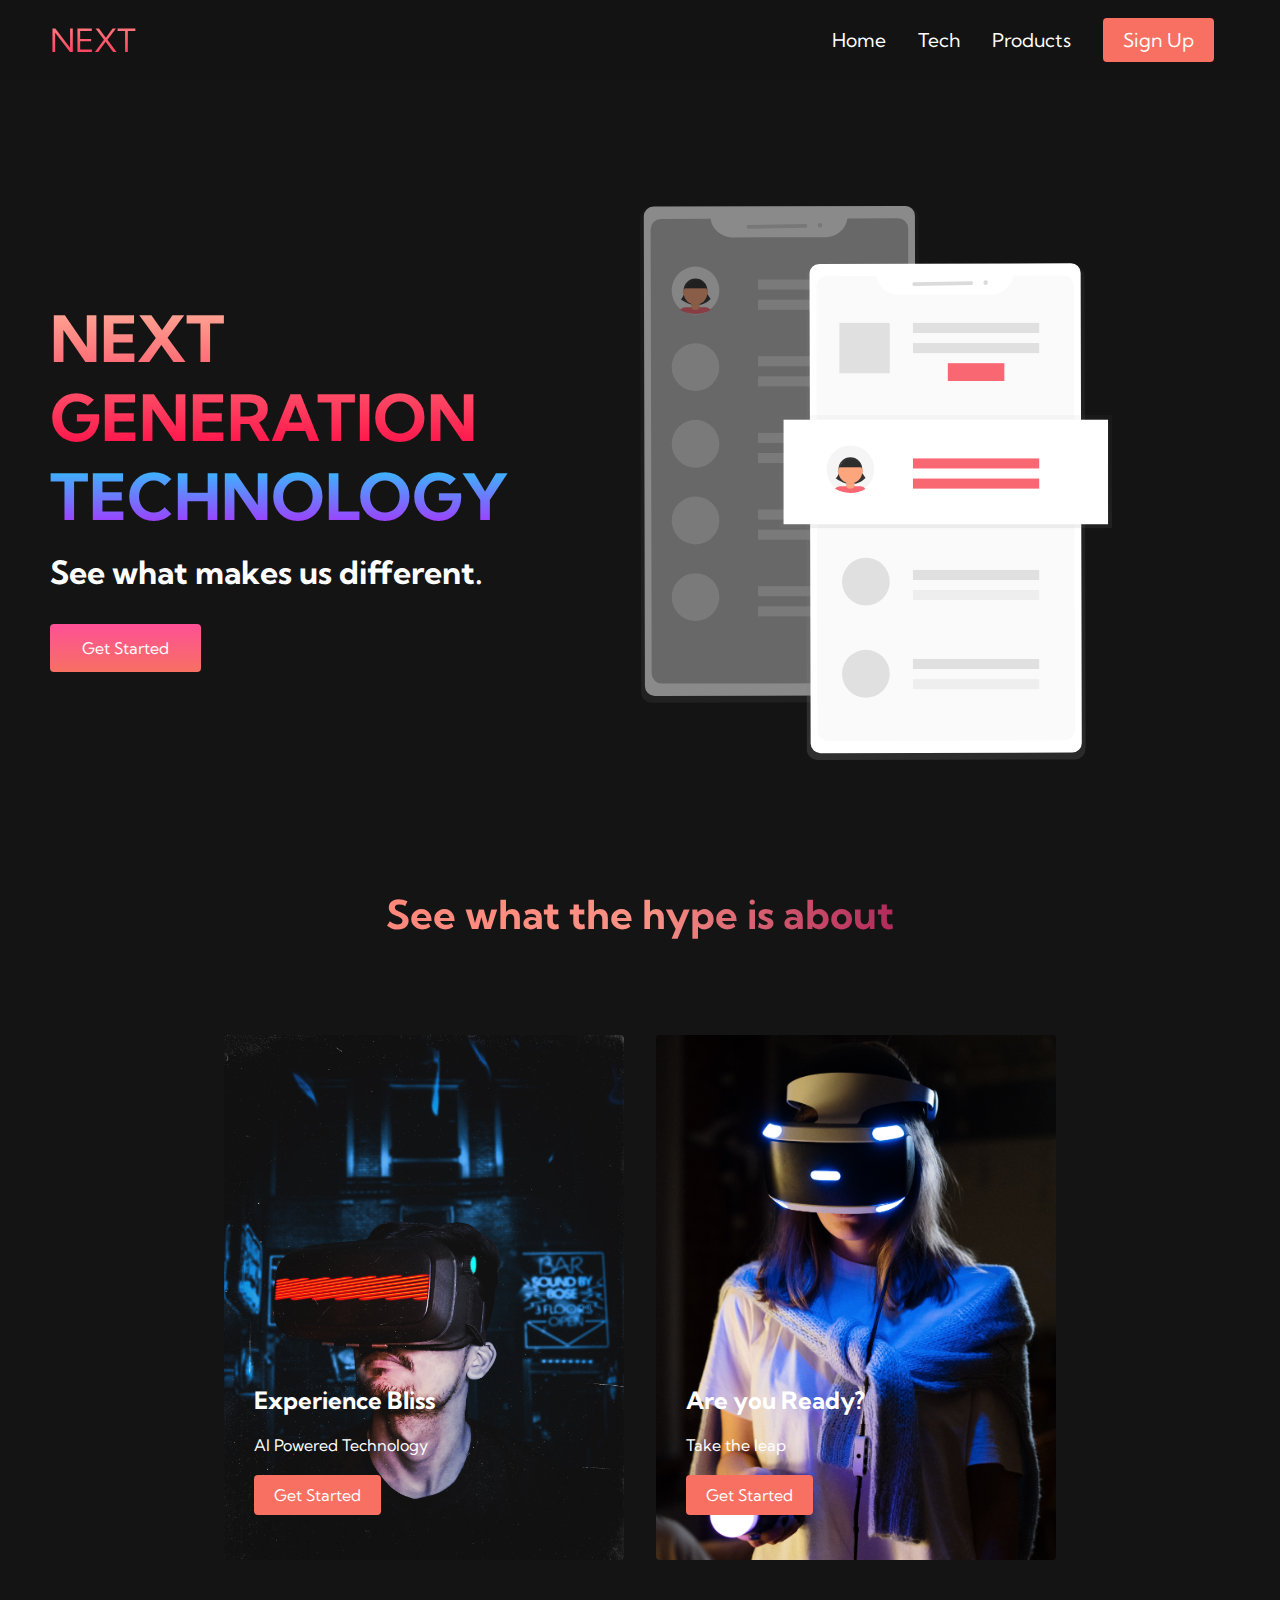
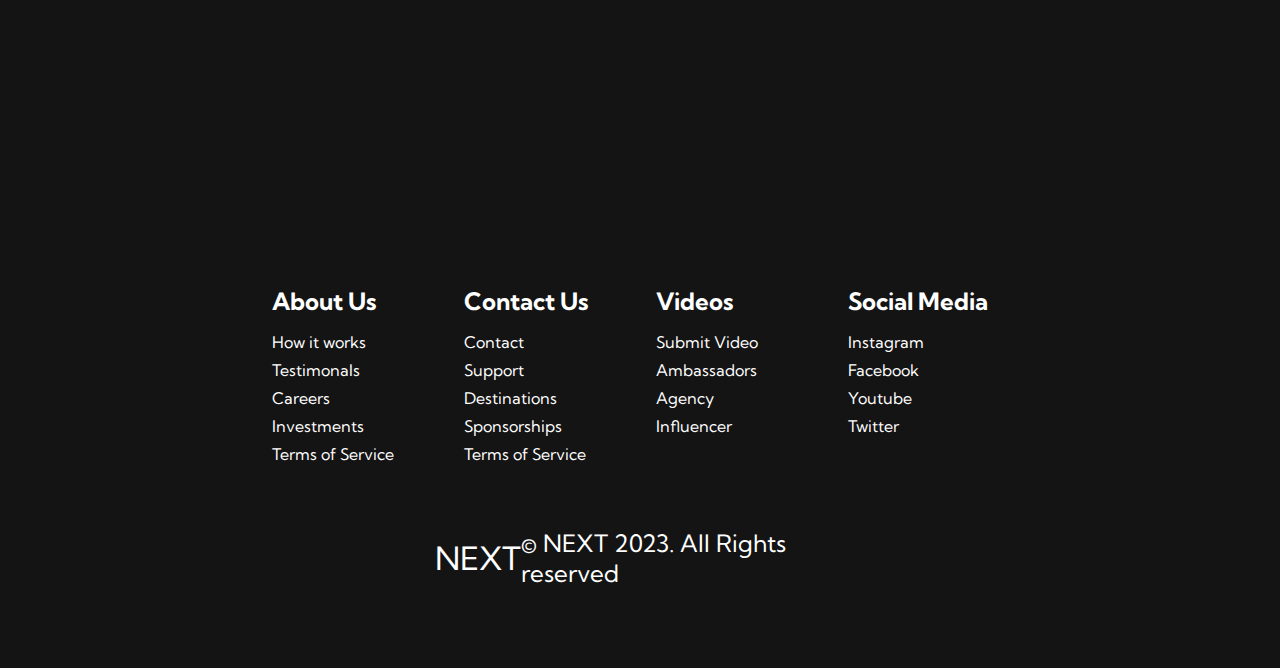
<file: beginner project/index.html>
<!DOCTYPE html>
<html lang="en">
<head>
    <meta charset="UTF-8">
    <meta name="viewport" content="width=device-width, initial-scale=1.0">
    <title>NEXT website</title>
    <link rel="stylesheet" href="styles.css">
    <style>
        @import url('https://fonts.googleapis.com/css2?family=Kumbh+Sans:wght@400;700&display=swap');
        </style>
</head>
<body>
    <!-- Navbar Section -->
    <nav class="navbar">
        <div class="navbar__container">
            <a href="/" id="navbar__logo">NEXT</a>
            <div class="navbar__toggle" id="mobile-menu">
                <span class="bar"></span>
                <span class="bar"></span>
                <span class="bar"></span>
            </div>
            <ul class="navbar__menu">
                <li class="navbar__item">
                    <a href="index.html" class="navbar__links">Home</a>
                </li>
                <li class="navbar__item">
                    <a href="tech.html" class="navbar__links">Tech</a>
                </li>
                <li class="navbar__item">
                    <a href="products.html" class="navbar__links">Products</a>
                </li>
                <li class="navbar__btn">
                    <a href="/" class="button">Sign Up</a>
                </li>
            </ul>
        </div>
    </nav>

    <!-- Hero Section -->
    <div class="main">
        <div class="main__container">
            <div class="main__content">
                <h1>NEXT GENERATION</h1>
                <h2>TECHNOLOGY</h2>
                <p>See what makes us different.</p>
                <button class="main__btn"><a href="/">Get Started</a></button>
            </div>
            <div class="main__image--container">
                <img src="images/pic1.svg" alt="pic" id="main__img">
            </div>
        </div>
    </div>

    <!-- Services Section -->
    <div class="services">
        <h1>See what the hype is about</h1>
        <div class="services__container">
            <div class="services__card">
                <h2>Experience Bliss</h2>
                <p>AI Powered Technology</p>
                <button>Get Started</button>
            </div>
            <div class="services__card">
                <h2>Are you Ready?</h2>
                <p>Take the leap</p>
                <button>Get Started</button>
            </div>
        </div>
    </div>

    <!-- footer section -->
    <div class="footer__container">
        <div class="footer__links">
            <div class="footer__link--wrapper">
                <div class="footer__link--items">
                    <h2>About Us</h2>
                    <a href="/">How it works</a>
                    <a href="/">Testimonals</a>
                    <a href="/">Careers</a>
                    <a href="/">Investments</a>
                    <a href="/">Terms of Service</a>
                </div>
                <div class="footer__link--items">
                    <h2>Contact Us</h2>
                    <a href="/">Contact</a>
                    <a href="/">Support</a>
                    <a href="/">Destinations</a>
                    <a href="/">Sponsorships</a>
                    <a href="/">Terms of Service</a>
                </div>
            </div>
            <div class="footer__link--wrapper">
                <div class="footer__link--items">
                    <h2>Videos</h2>
                    <a href="/">Submit Video</a>
                    <a href="/">Ambassadors</a>
                    <a href="/">Agency</a>
                    <a href="/">Influencer</a>
                </div>
                <div class="footer__link--items">
                    <h2>Social Media</h2>
                    <a href="/">Instagram</a>
                    <a href="/">Facebook</a>
                    <a href="/">Youtube</a>
                    <a href="/">Twitter</a>
                </div>
            </div>
        </div>
        <div class="social__media">
            <div class="social__media--wrap">
                <div class="footer__logo">
                    <a href="/" id="footer__logo">NEXT</a>
                </div>
                <p class="website__rights"> © NEXT 2023. All Rights reserved</p>
            </div>
        </div>
    </div>

    <script src="app.js"></script>
</body>
</html>
</file>
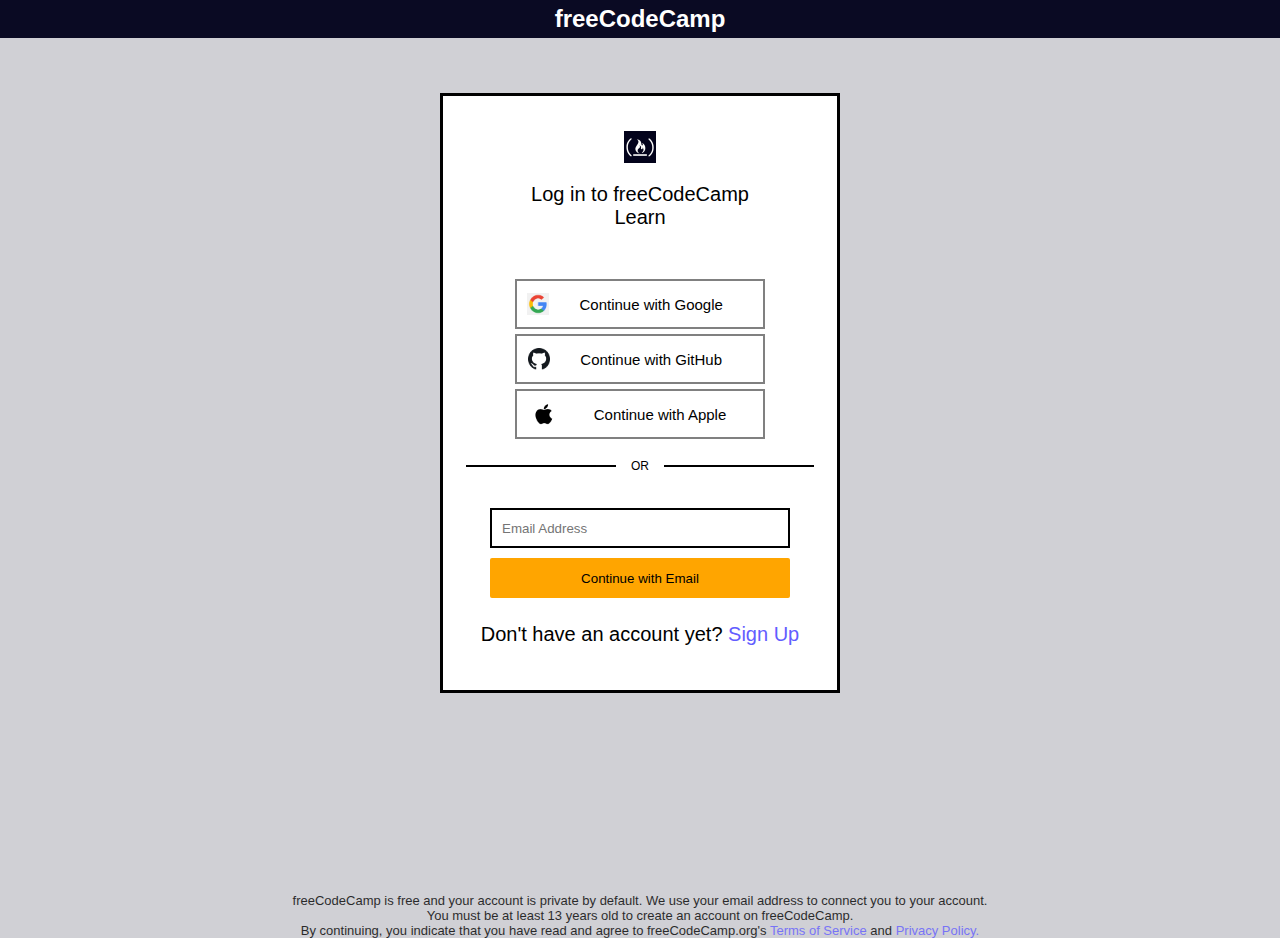
<file: log in page/index.html>
<!--
freeCodeCamp log in clone
-->
<!DOCTYPE html>
<html lang="en">
<head>
    <meta charset="UTF-8">
    <meta name="viewport" content="width=device-width, initial-scale=1.0">
    <link rel="stylesheet" href="styles.css">
    <title>Log in | freeCodeCamp</title>
</head>
<body>
    <header>
        <h2>freeCodeCamp</h2>
    </header>
    <section id="login-box">
        <img id="logo" src="logo-512X512.png" alt="logo">
        <p>Log in to freeCodeCamp <br> Learn</p>
        <div id="login-selection">
            <div id="google">
                <img src="google.png" alt="google">
                <p>Continue with Google</p>
            </div>
            <div id="github">
                <img src="github.png" alt="github">
                <p>Continue with GitHub</p>
            </div>
            <div id="apple">
                <img src="apple.png" alt="apple">
                <p>Continue with Apple</p>
            </div>
        </div>
        <div id="break">
            <hr><span>OR</span><hr>
        </div>
        <form id="email">
            <input id="email-text" type="text" placeholder="Email Address" required>
            <button type="submit">Continue with Email</button>
        </form>
        <p id="sign-up">Don't have an account yet? <a href="">Sign Up</a></p>
    </section>
    <footer>
        <p>freeCodeCamp is free and your account is private by default. 
            We use your email address to connect you to your account.</p>
        <p>You must be at least 13 years old to create an account on freeCodeCamp.</p>
        <p>By continuing, you indicate that you have read and agree to freeCodeCamp.org's <a href="https://www.freecodecamp.org/news/terms-of-service">Terms of Service</a> and <a href="https://www.freecodecamp.org/news/privacy-policy">Privacy Policy.</a></p>
    </footer>
</body>
</html>
</file>
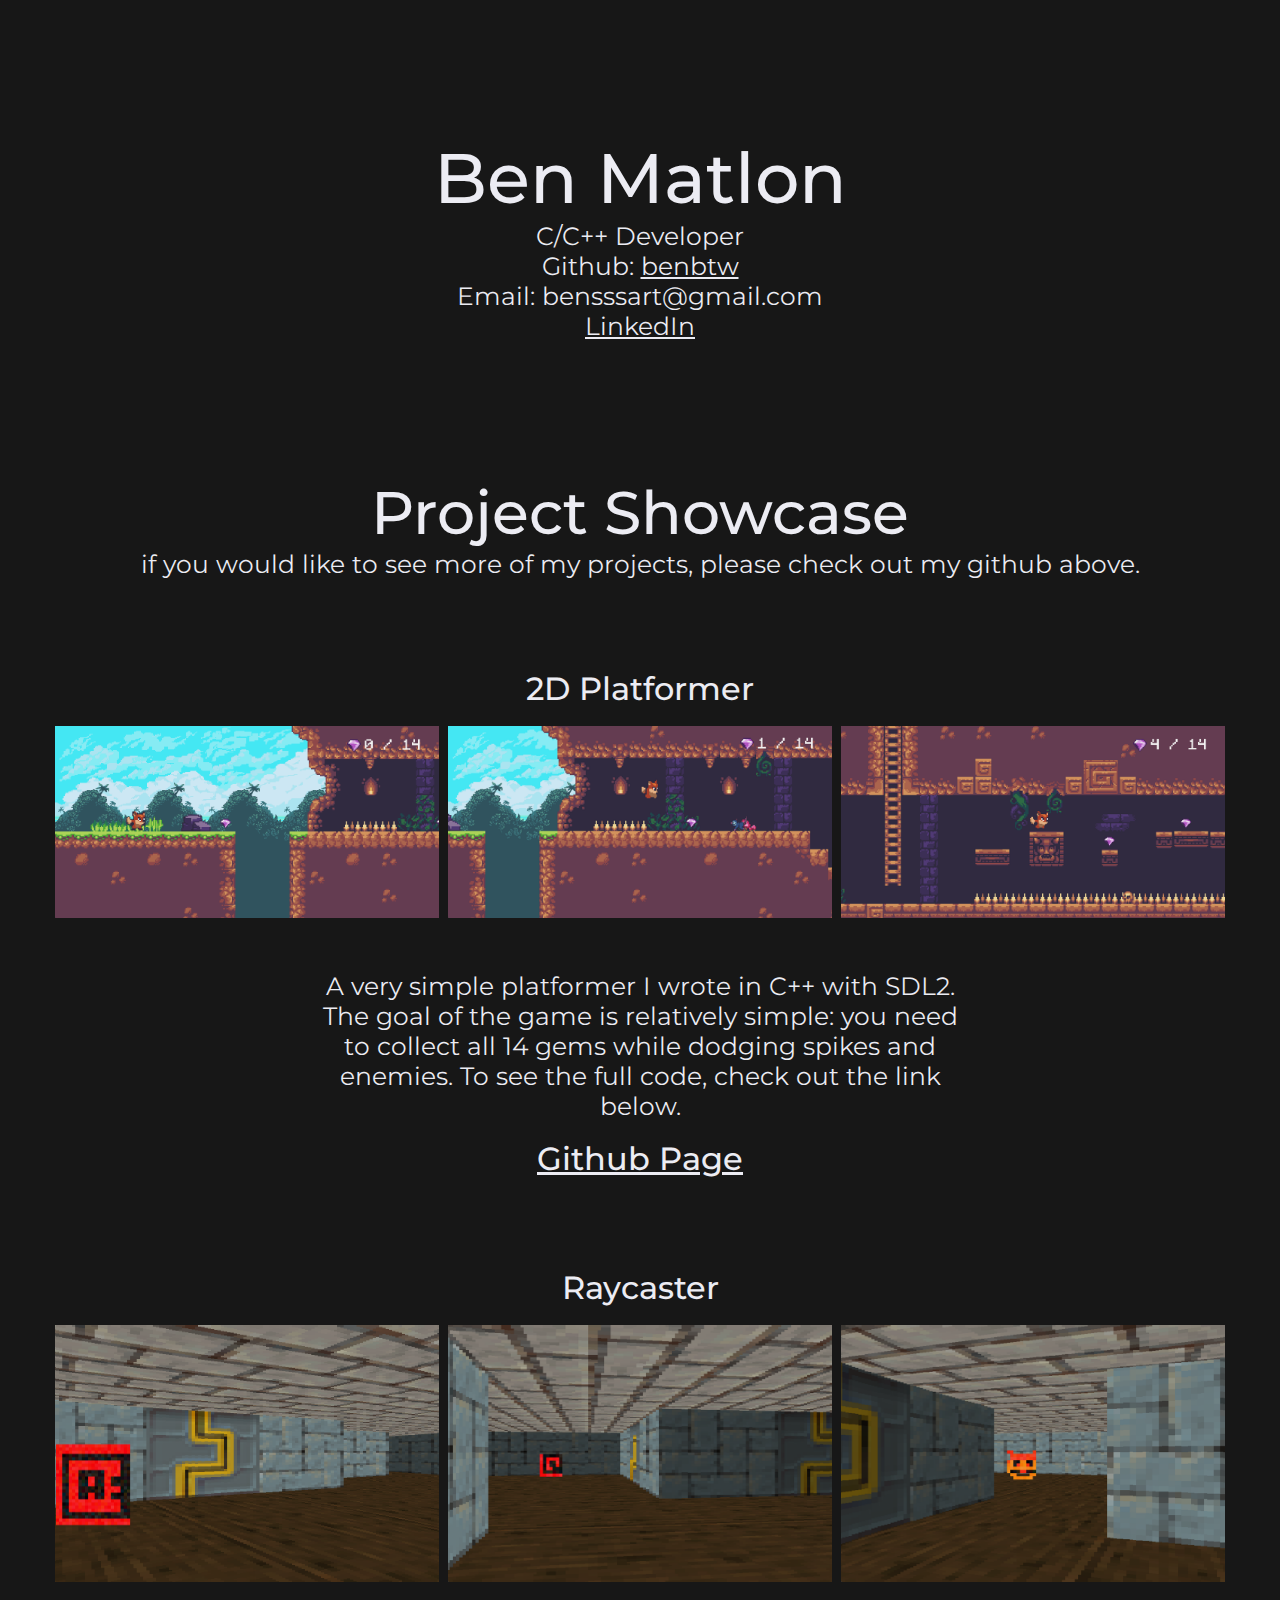
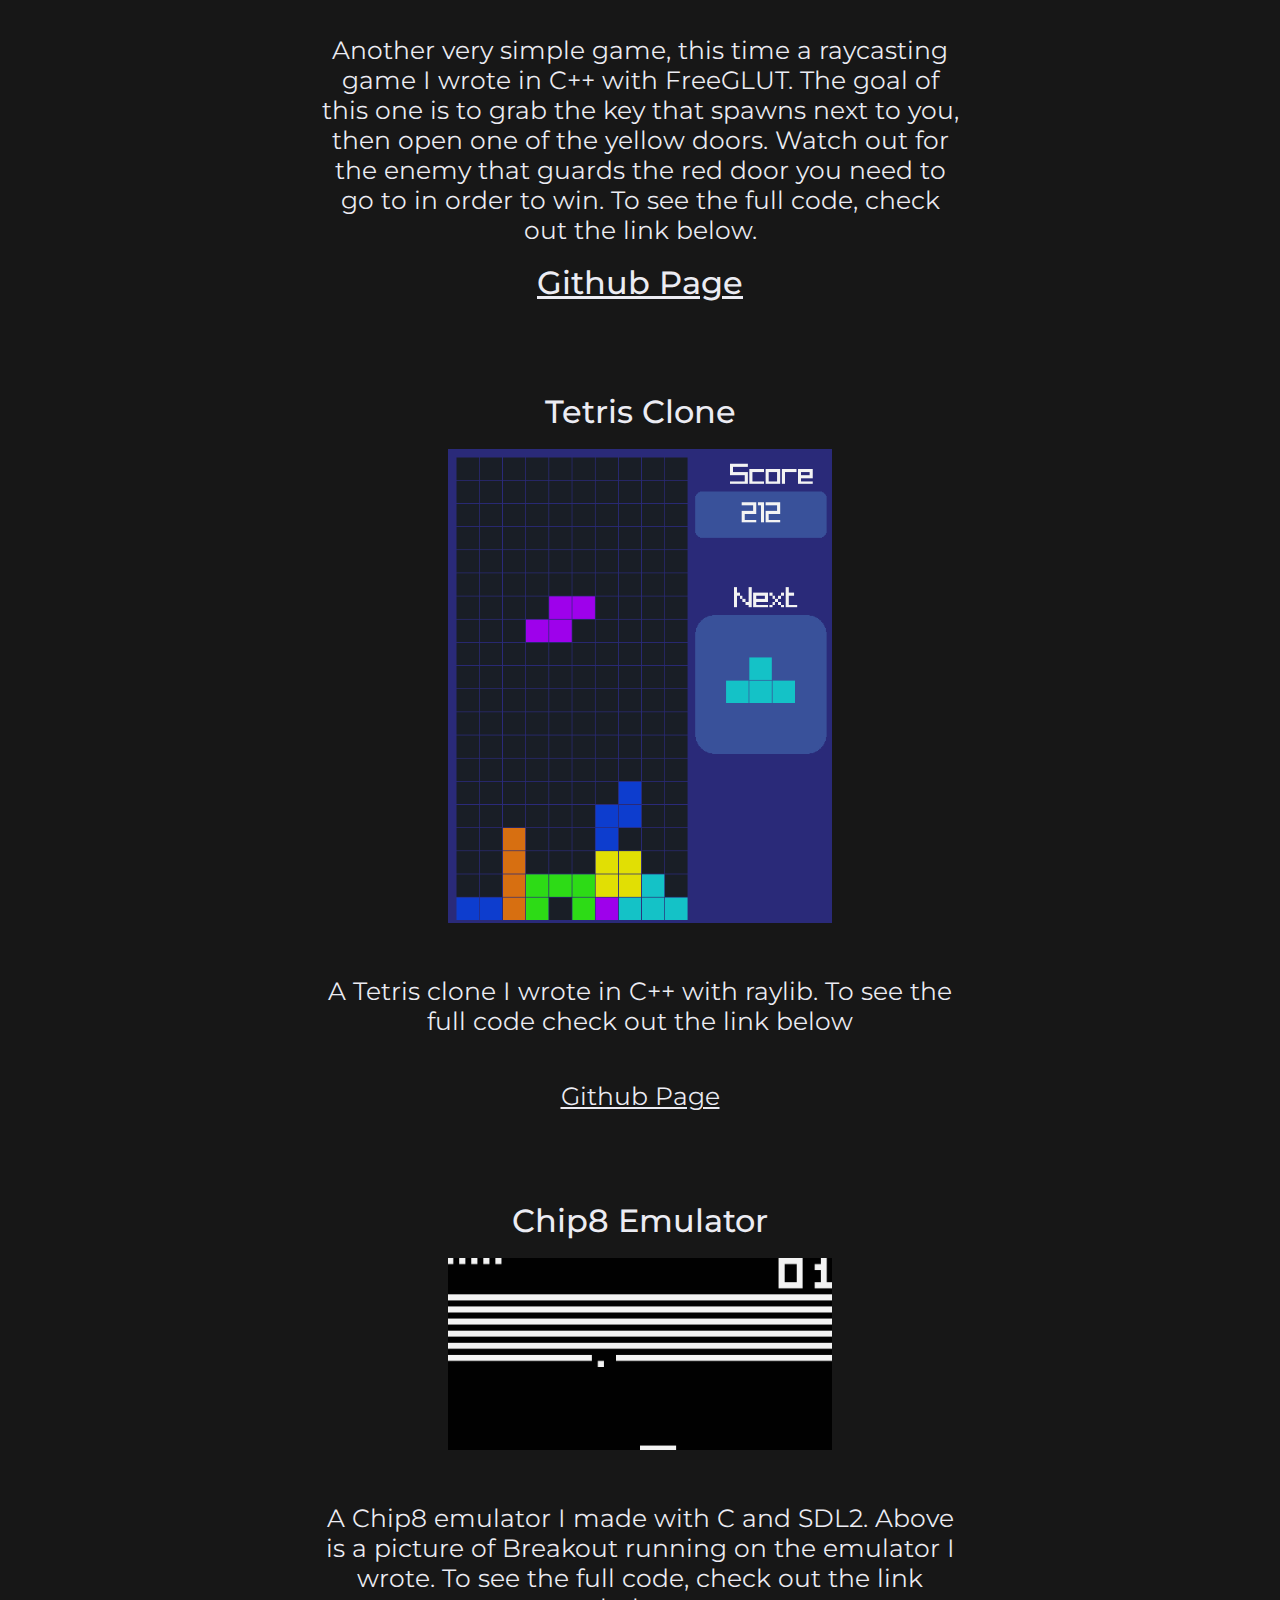
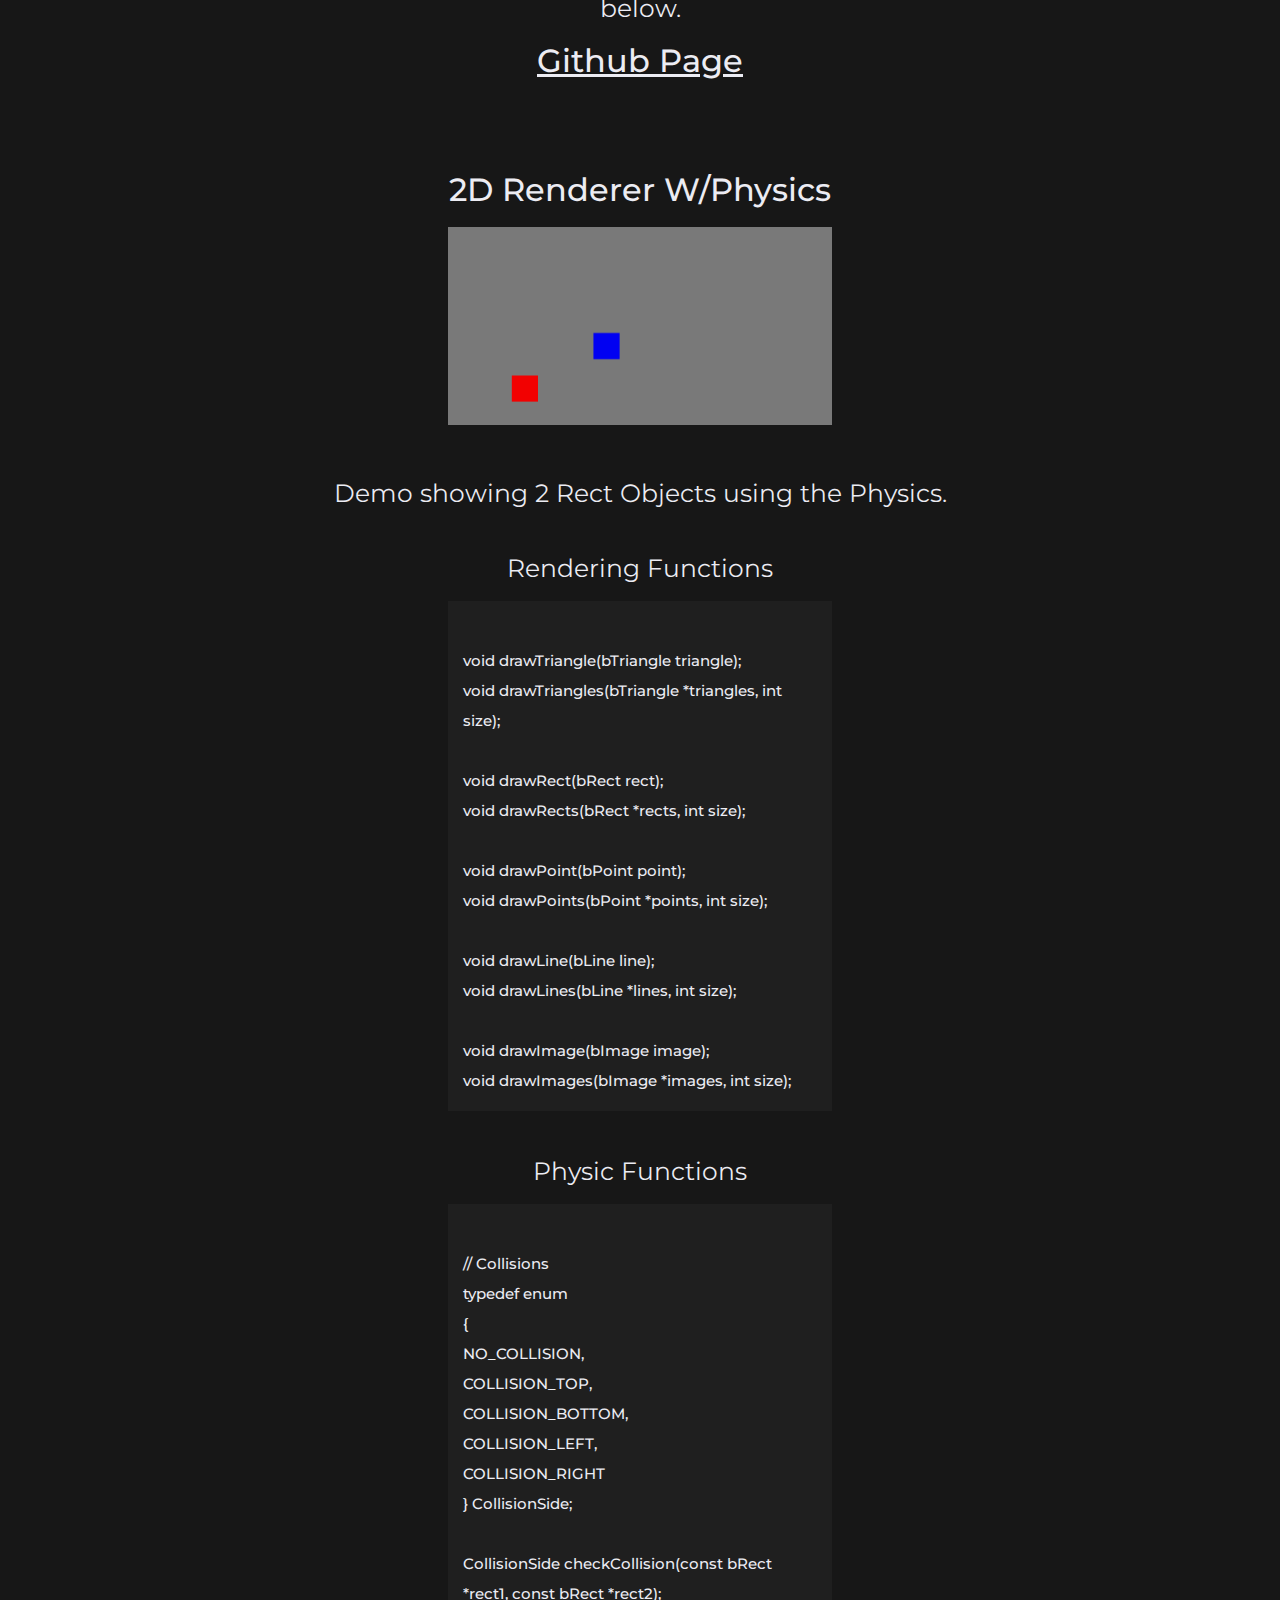
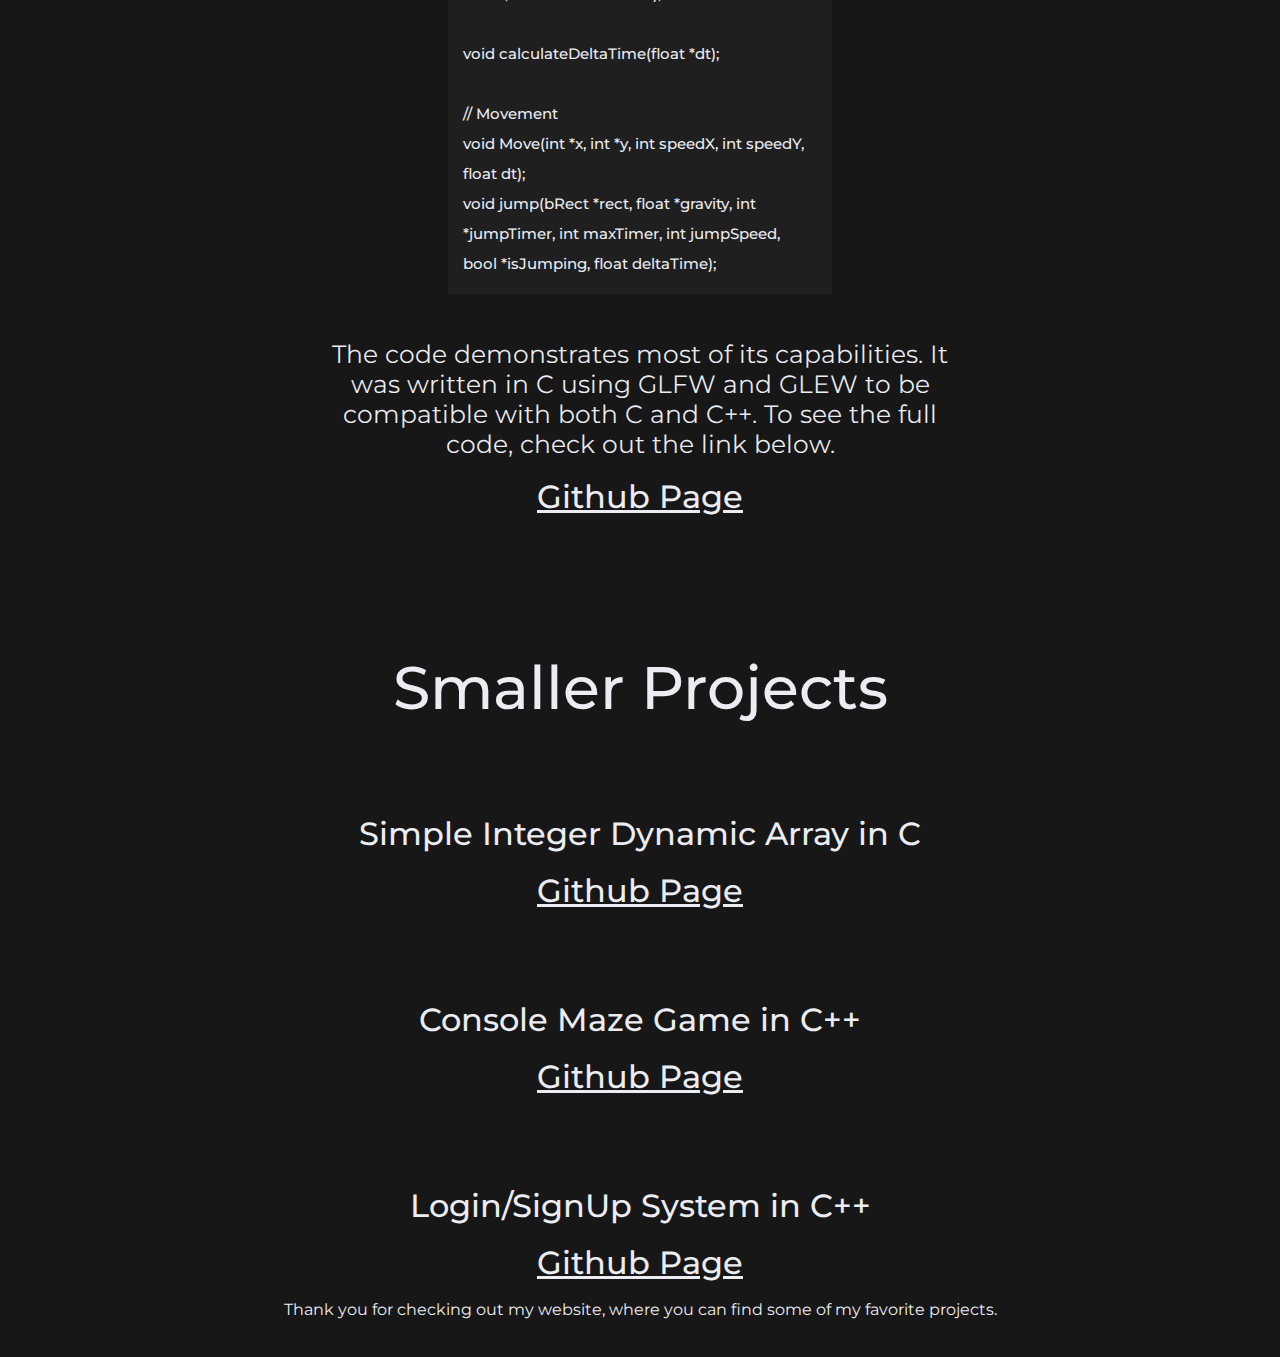
<file: personal portfolio/index.html>
<!DOCTYPE html>
<html lang="en">
<head>
    <meta charset="UTF-8">
    <meta name="viewport" content="width=device-width, initial-scale=1.0">
    <link rel="stylesheet" href="css/styles.css">
    <link rel="preconnect" href="https://fonts.googleapis.com">
    <link rel="preconnect" href="https://fonts.gstatic.com" crossorigin>
    <link href="https://fonts.googleapis.com/css2?family=Montserrat:ital,wght@0,100..900;1,100..900&display=swap" rel="stylesheet">
    <title>Project Showcase</title>
</head>
<body>
    <div id="centerHelp">
        <div id="intro">
            <h1>Ben Matlon</h1>
            <h2>C/C++ Developer</h2>
            <h3>Github: <a href="https://github.com/benbtw">benbtw</a></h3>
            <h3>Email: bensssart@gmail.com</h3>
            <h3><a href="https://www.linkedin.com/in/ben-matlon-085894168/">LinkedIn</a></h3>
        </div>
        <div id="showcase">
            <h1>Project Showcase</h1>
            <h2>if you would like to see more of my projects, please check out my github above.</h2>
        </div>
        <!-- Div for each individual project -->
        <div id="project">
            <h1>2D Platformer<h1>
            <img src="res/plat1.png">
            <img src="res/plat2.png">
            <img src="res/plat3.png">
            <p>A very simple platformer I wrote in C++ with SDL2. The goal of the game is relatively simple: you need to collect all 14 gems while dodging spikes and enemies. To see the full code, check out the link below.</p>
            <a id="git" href="https://github.com/benbtw/CPlusPlus/tree/main/platformer">Github Page</a>
        </div>
        <div id="project">
            <h1>Raycaster<h1>
            <img src="res/ray1.png">
            <img src="res/ray2.png">
            <img src="res/ray3.png">
            <p>Another very simple game, this time a raycasting game I wrote in C++ with FreeGLUT. The goal of this one is to grab the key that spawns next to you, then open one of the yellow doors. Watch out for the enemy that guards the red door you need to go to in order to win. To see the full code, check out the link below.</p>
            <a id="git" href="https://github.com/benbtw/CPlusPlus/tree/main/mini%20raycaster%20game">Github Page</a>
        </div>
        <div id="project">
            <h1>Tetris Clone<h1>
            <img src="res/tet.png">
            <p>A Tetris clone I wrote in C++ with raylib. To see the full code check out the link below<p>
            <a id="git" href="https://github.com/benbtw/CPlusPlus/tree/main/Tetris">Github Page</a>
        </div>
        <div id="project">
            <h1>Chip8 Emulator<h1>
            <img src="res/chip8BreakoutDemo.png">
            <p>A Chip8 emulator I made with C and SDL2. Above is a picture of Breakout running on the emulator I wrote. To see the full code, check out the link below.</p>
            <a id="git" href="https://github.com/benbtw/C/tree/main/chip8%20emu">Github Page</a>
        </div>
        <div id="project">
            <h1>2D Renderer W/Physics<h1>
            <img src="res/2dDemo.gif">
            <p>Demo showing 2 Rect Objects using the Physics.</p>
            <p>Rendering Functions</p>
            <code>
                void drawTriangle(bTriangle triangle);
                void drawTriangles(bTriangle *triangles, int size);

                void drawRect(bRect rect);
                void drawRects(bRect *rects, int size);

                void drawPoint(bPoint point);
                void drawPoints(bPoint *points, int size);

                void drawLine(bLine line);
                void drawLines(bLine *lines, int size);

                void drawImage(bImage image);
                void drawImages(bImage *images, int size);
            </code>
            <p>Physic Functions</p>
            <code>
                // Collisions
                typedef enum
                {
                    NO_COLLISION,
                    COLLISION_TOP,
                    COLLISION_BOTTOM,
                    COLLISION_LEFT,
                    COLLISION_RIGHT
                } CollisionSide;

                CollisionSide checkCollision(const bRect *rect1, const bRect *rect2);

                void calculateDeltaTime(float *dt);

                // Movement
                void Move(int *x, int *y, int speedX, int speedY, float dt);
                void jump(bRect *rect, float *gravity, int *jumpTimer, int maxTimer, int jumpSpeed, bool *isJumping, float deltaTime);
            </code>
            <p>The code demonstrates most of its capabilities. It was written in C using GLFW and GLEW to be compatible with both C and C++. To see the full code, check out the link below.</p>
            <a id="git" href="https://github.com/benbtw/C/tree/main/2D%20renderer">Github Page</a>
        </div>

        <!--  Div for mini project section -->
        <div id="showcase">
            <h1>Smaller Projects</h1>
        </div>
        <div id="project">
            <h1>Simple Integer Dynamic Array in C<h1>
            <a id="git" href="https://github.com/benbtw/C/tree/main/dynamic%20array%20(vector)">Github Page</a>
        </div>
        <div id="project">
            <h1>Console Maze Game in C++<h1>
            <a id="git" href="https://github.com/benbtw/CPlusPlus/tree/main/maze">Github Page</a>
        </div>
        <div id="project">
            <h1>Login/SignUp System in C++<h1>
            <a id="git" href="https://github.com/benbtw/CPlusPlus/tree/main/Login%20System">Github Page</a>
        </div>
        <p>Thank you for checking out my website, where you can find some of my favorite projects.</p>
        <br></br>
    </div>
</body>
</file>
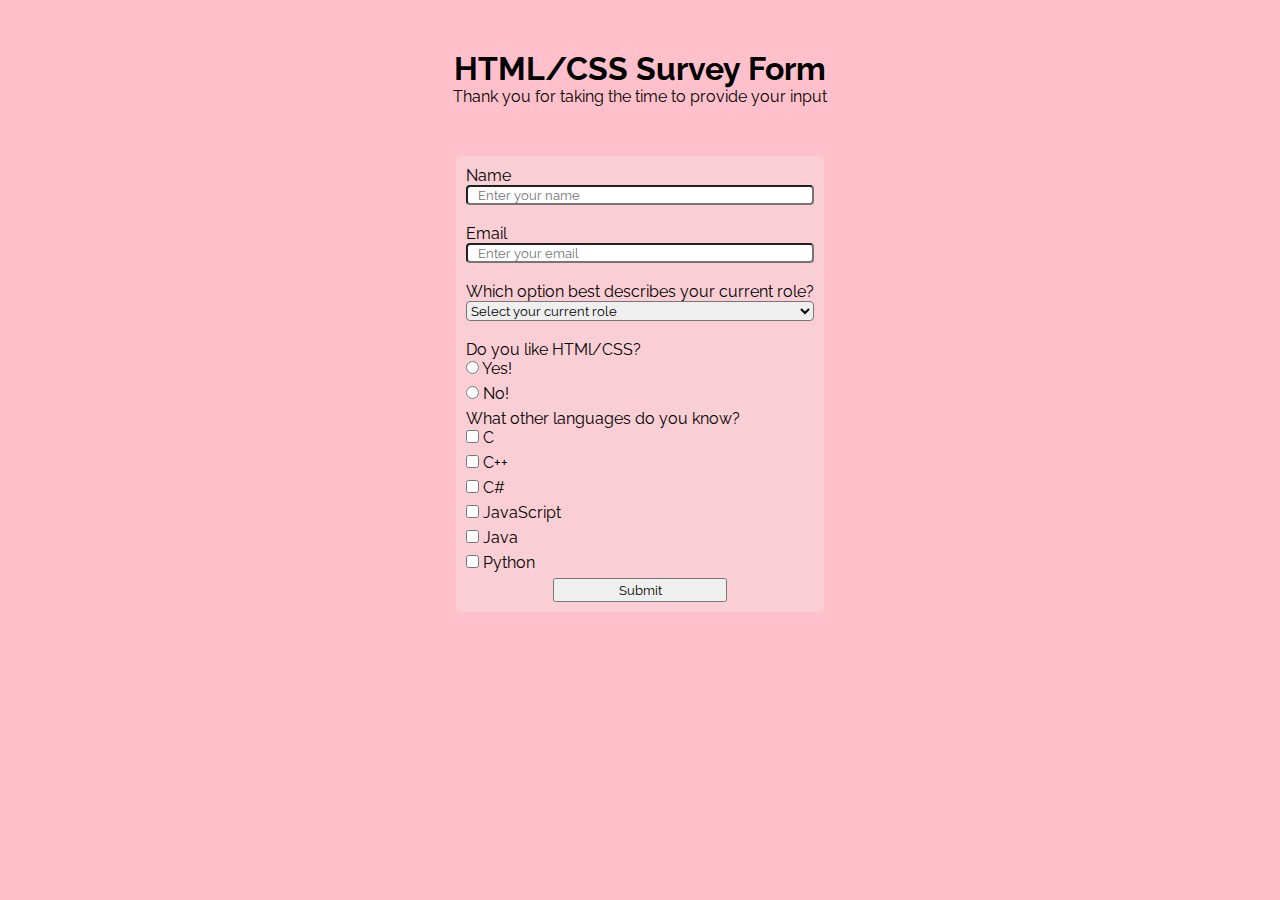
<file: survey form/index.html>
<!DOCTYPE html>
<html lang="en">
<head>
    <meta charset="UTF-8">
    <meta name="viewport" content="width=device-width, initial-scale=1.0">
    <link rel="stylesheet" href="styles.css">
    <link rel="preconnect" href="https://fonts.googleapis.com">
<link rel="preconnect" href="https://fonts.gstatic.com" crossorigin>
<link href="https://fonts.googleapis.com/css2?family=Raleway:wght@300;600&display=swap" rel="stylesheet">
    <title>Survey Form</title>
</head>
<body>
    <main>
        <section class="hero">
            <div id="intro">
                <h1>HTML/CSS Survey Form</h1>
                <p>Thank you for taking the time to provide your input</p>
            </div>
            <form id="main-content">
                <label for="name">Name</label>
                <input id="name" type="text" required placeholder="Enter your name"><br>
                <label for="email" >Email</label>
                <input id="email" type="text" required placeholder="Enter your email"><br>
                <label for="role">Which option best describes your current role?</label>
                <select id="role">
                    <option selected="true" disabled="disabled">Select your current role</option>
                    <option value="student">Student</option>
                    <option value="full-time">Full Time Job</option>
                    <option valie="part-time">Part Time Job</option>
                    <option value="other">Other</option>
                </select><br>
                <div id="like">
                    <label>Do you like HTMl/CSS?</label><br>
                    <input id="yes" type="radio" name="yes_no">
                    <label for="yes">Yes!</label><br>
                    <input id="no" type="radio" name="yes_no">
                    <label for="no">No!</label>
                </div>
                <div id="languages">
                    <label>What other languages do you know?</label><br>
                    <input id="c" type="checkbox">
                    <label for="c">C</label><br>
                    <input id="c++" type="checkbox">
                    <label for="c++">C++</label><br>
                    <input id="c#" type="checkbox">
                    <label for="c#">C#</label><br>
                    <input id="js" type="checkbox">
                    <label for="js">JavaScript</label><br>
                    <input id="java" type="checkbox">
                    <label for="java">Java</label><br>
                    <input id="python" type="checkbox">
                    <label for="python">Python</label><br>
                </div>
                <button id="sub-but" type="submit" onclick="sub()">Submit</button>
            </form>
        </section>
    </main>
    <script>
        function sub() {
            window.alert("Submitted!");
        }
    </script>
</body>
</html>
</file>
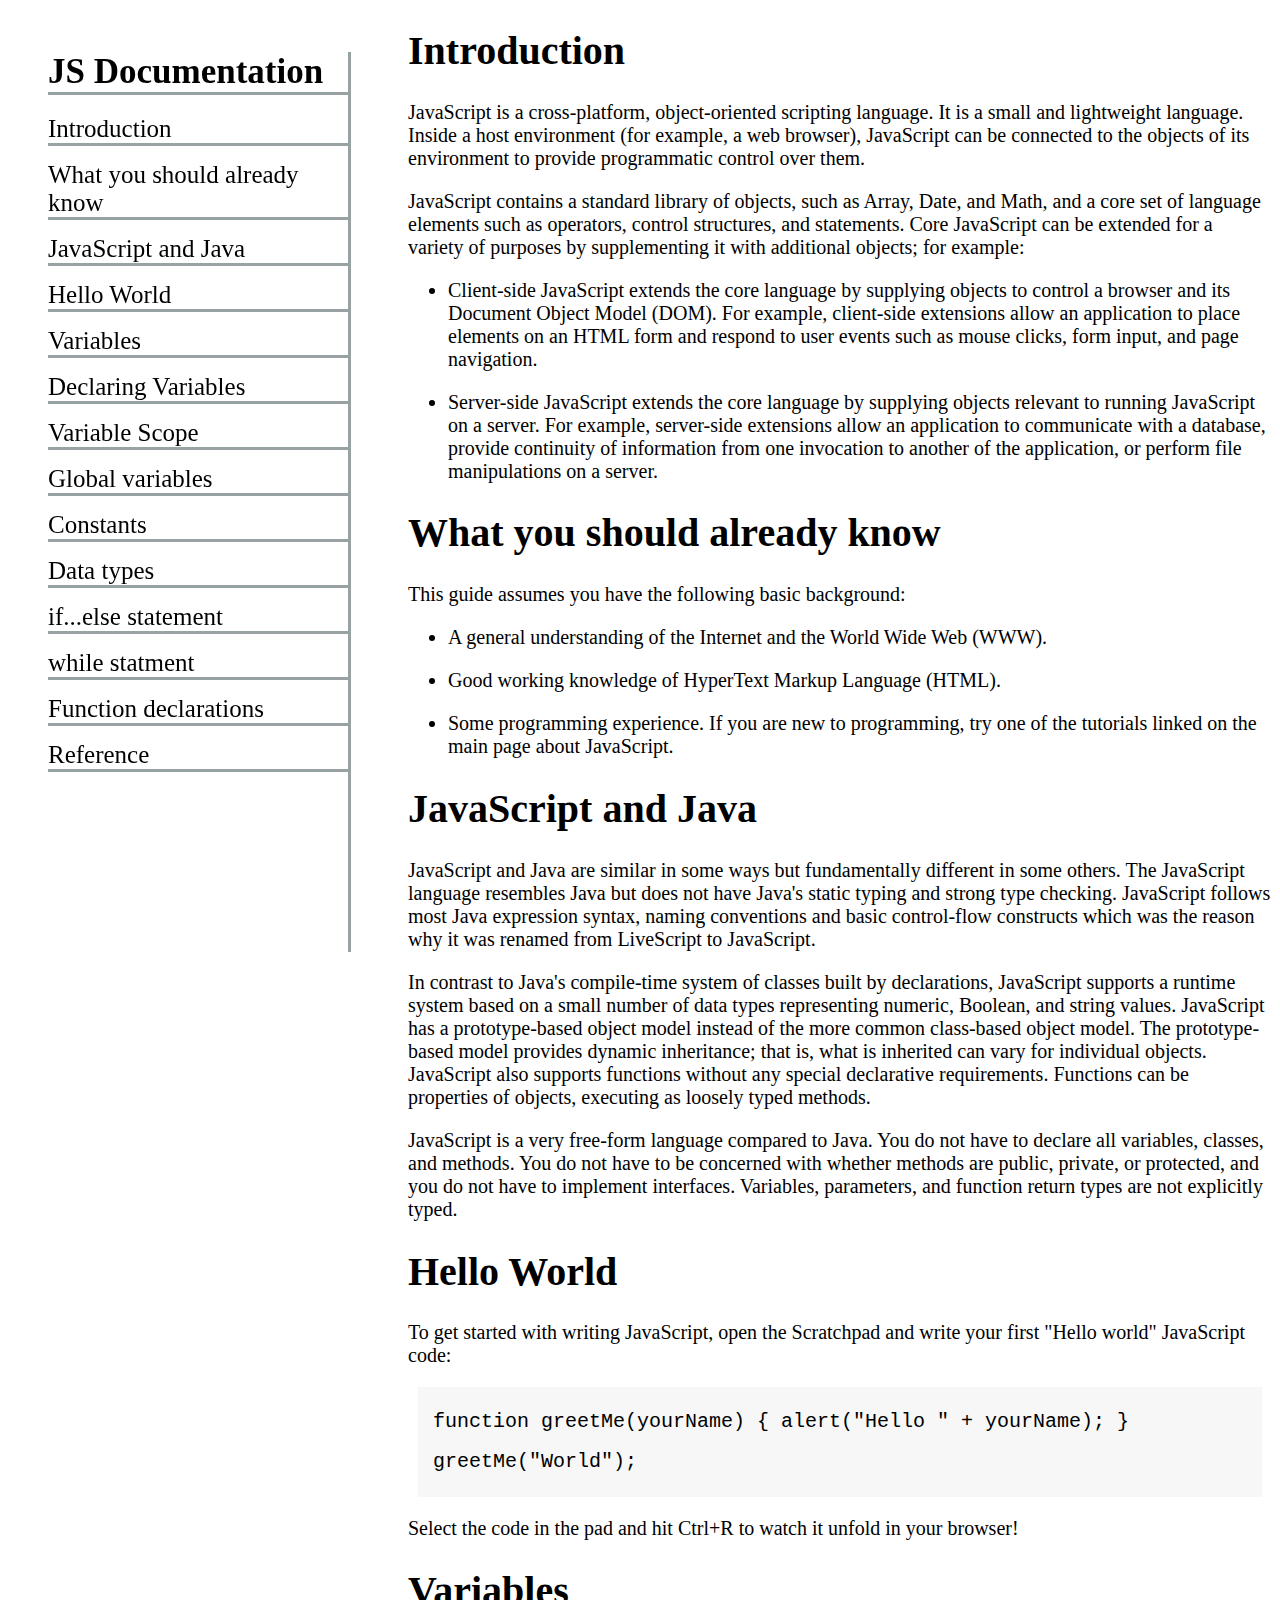
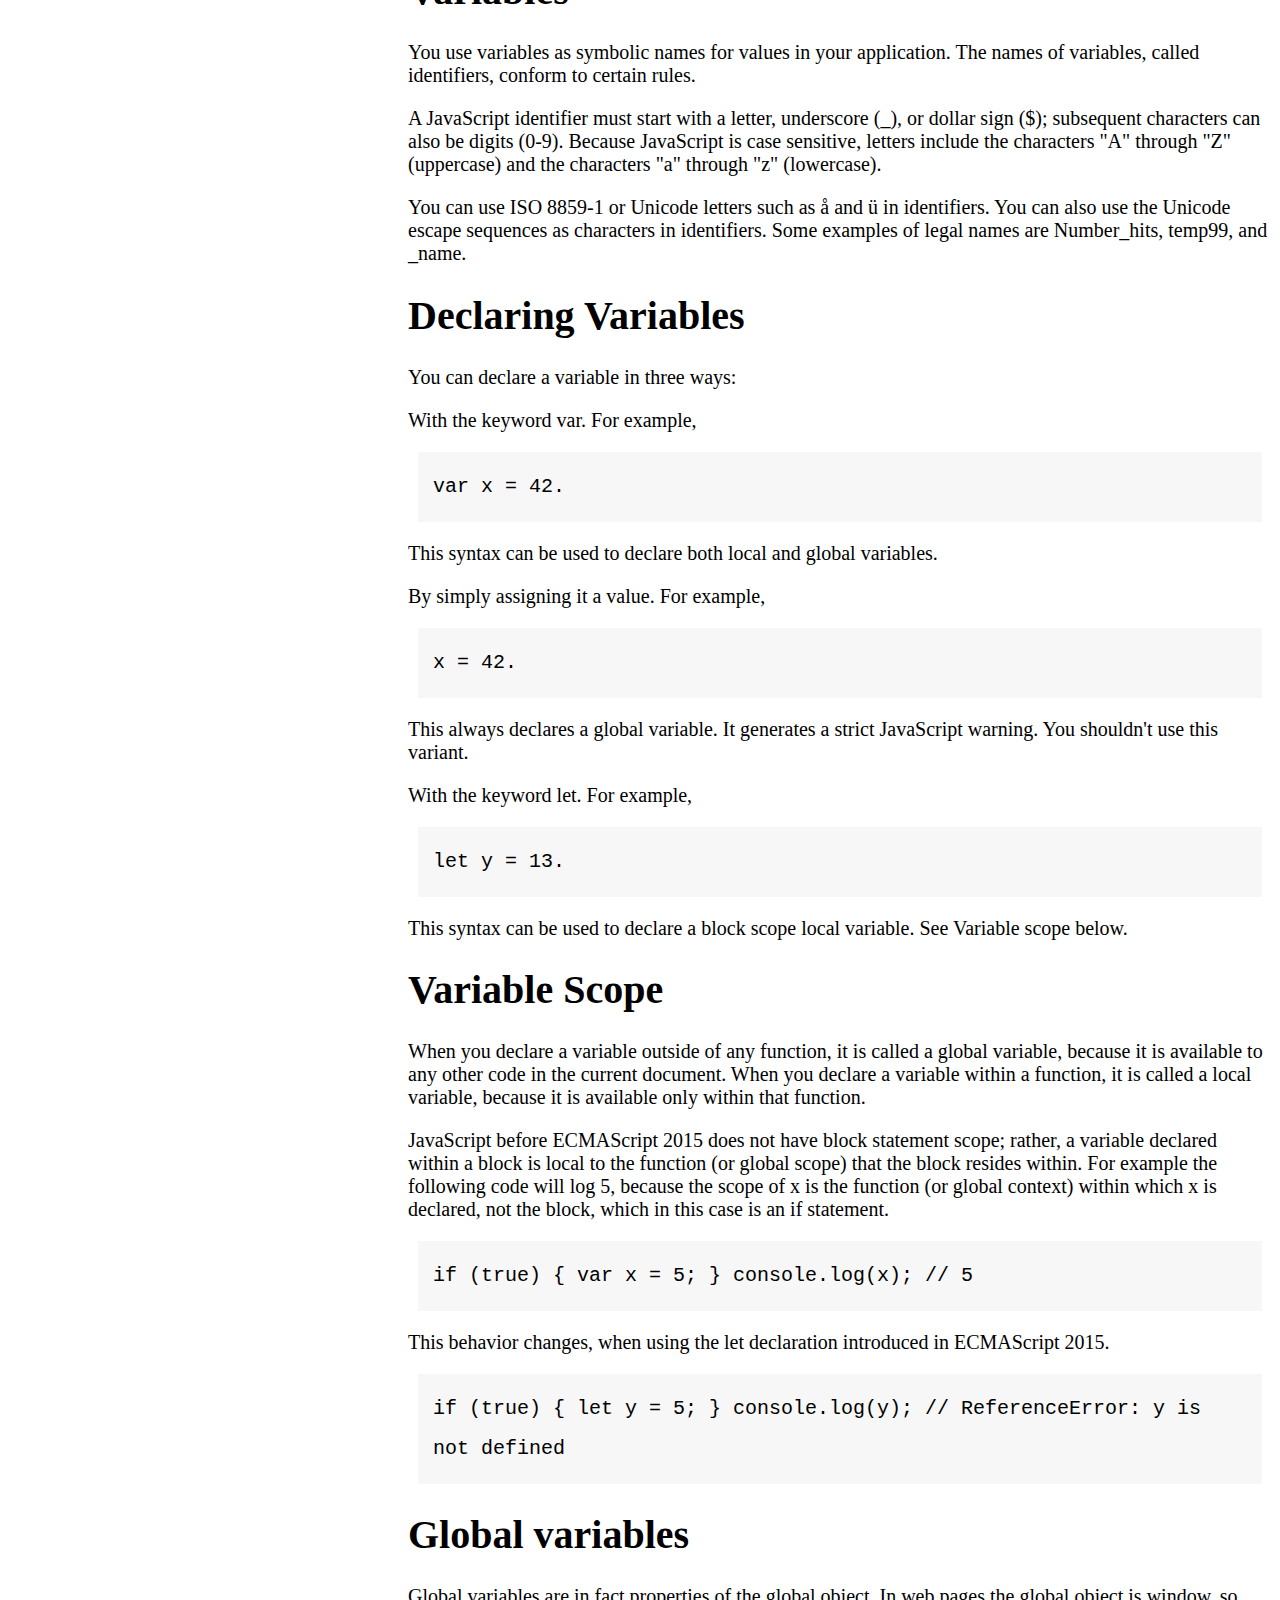
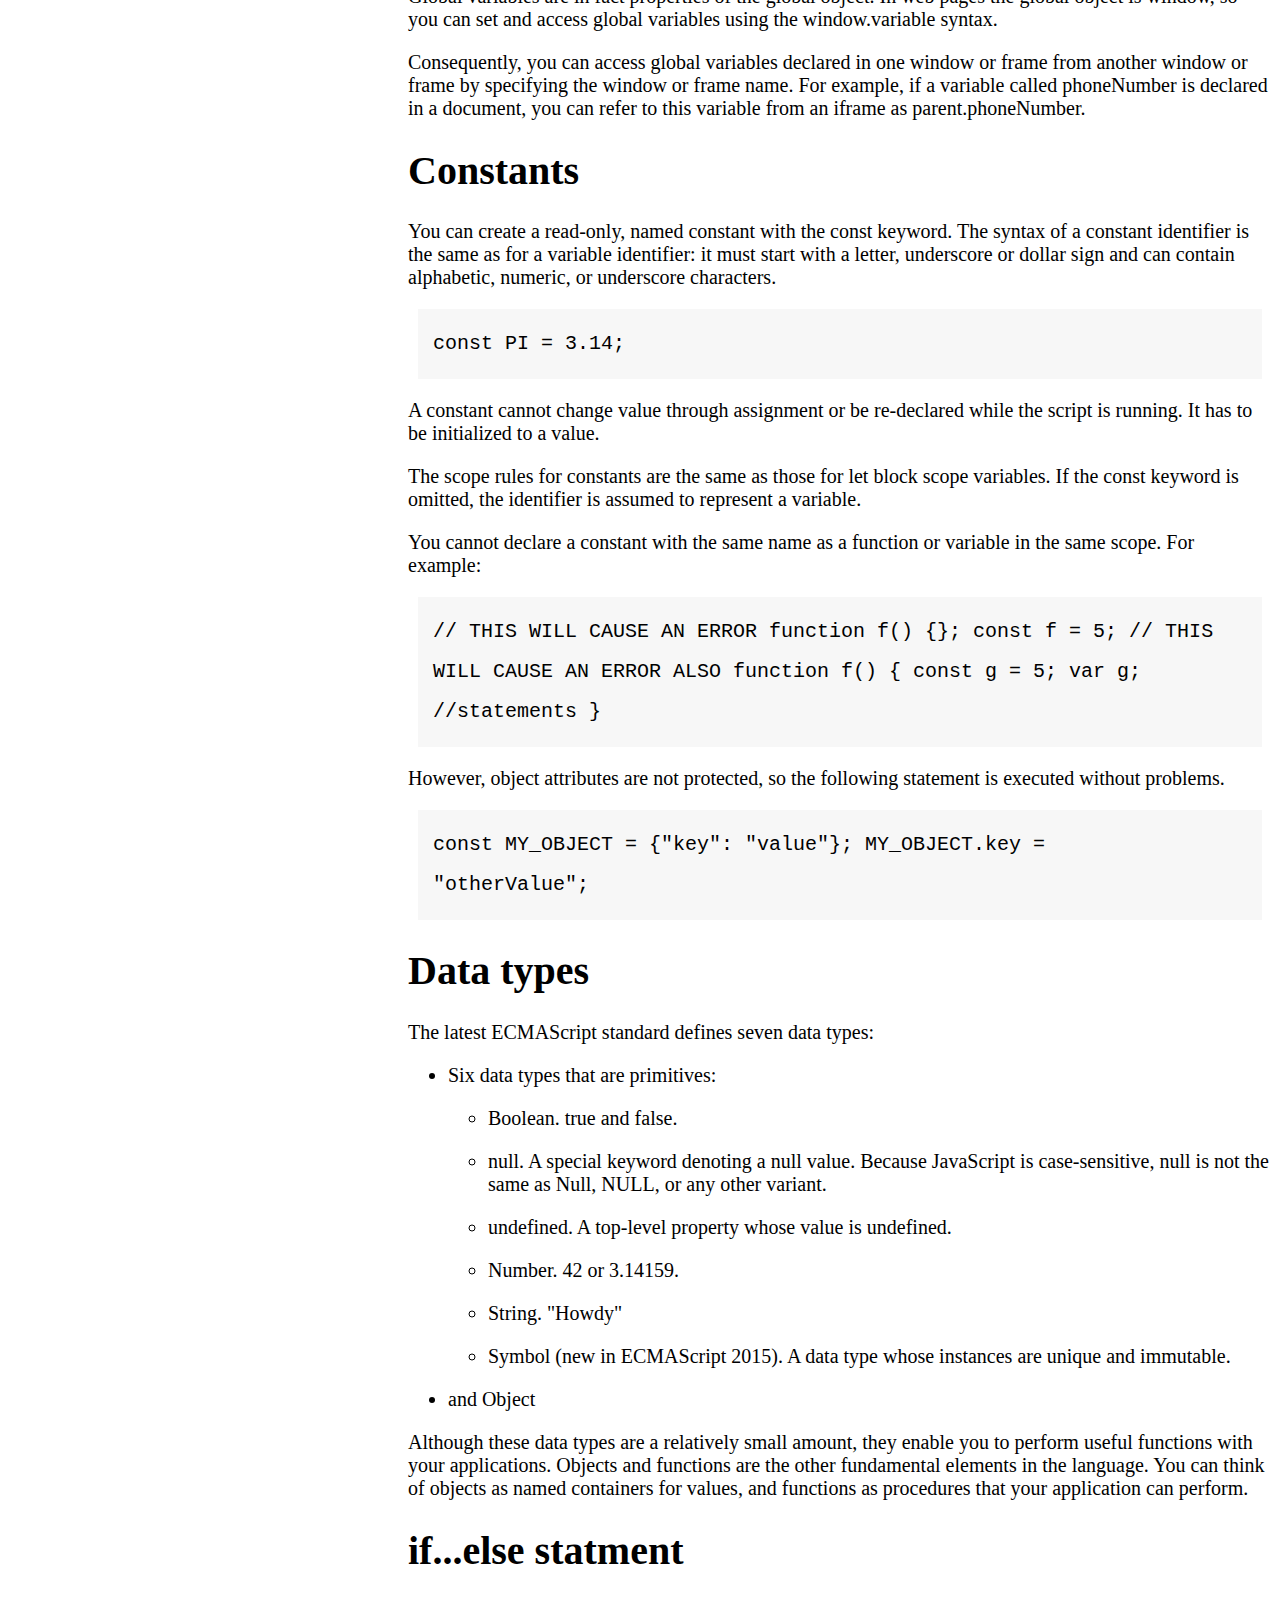
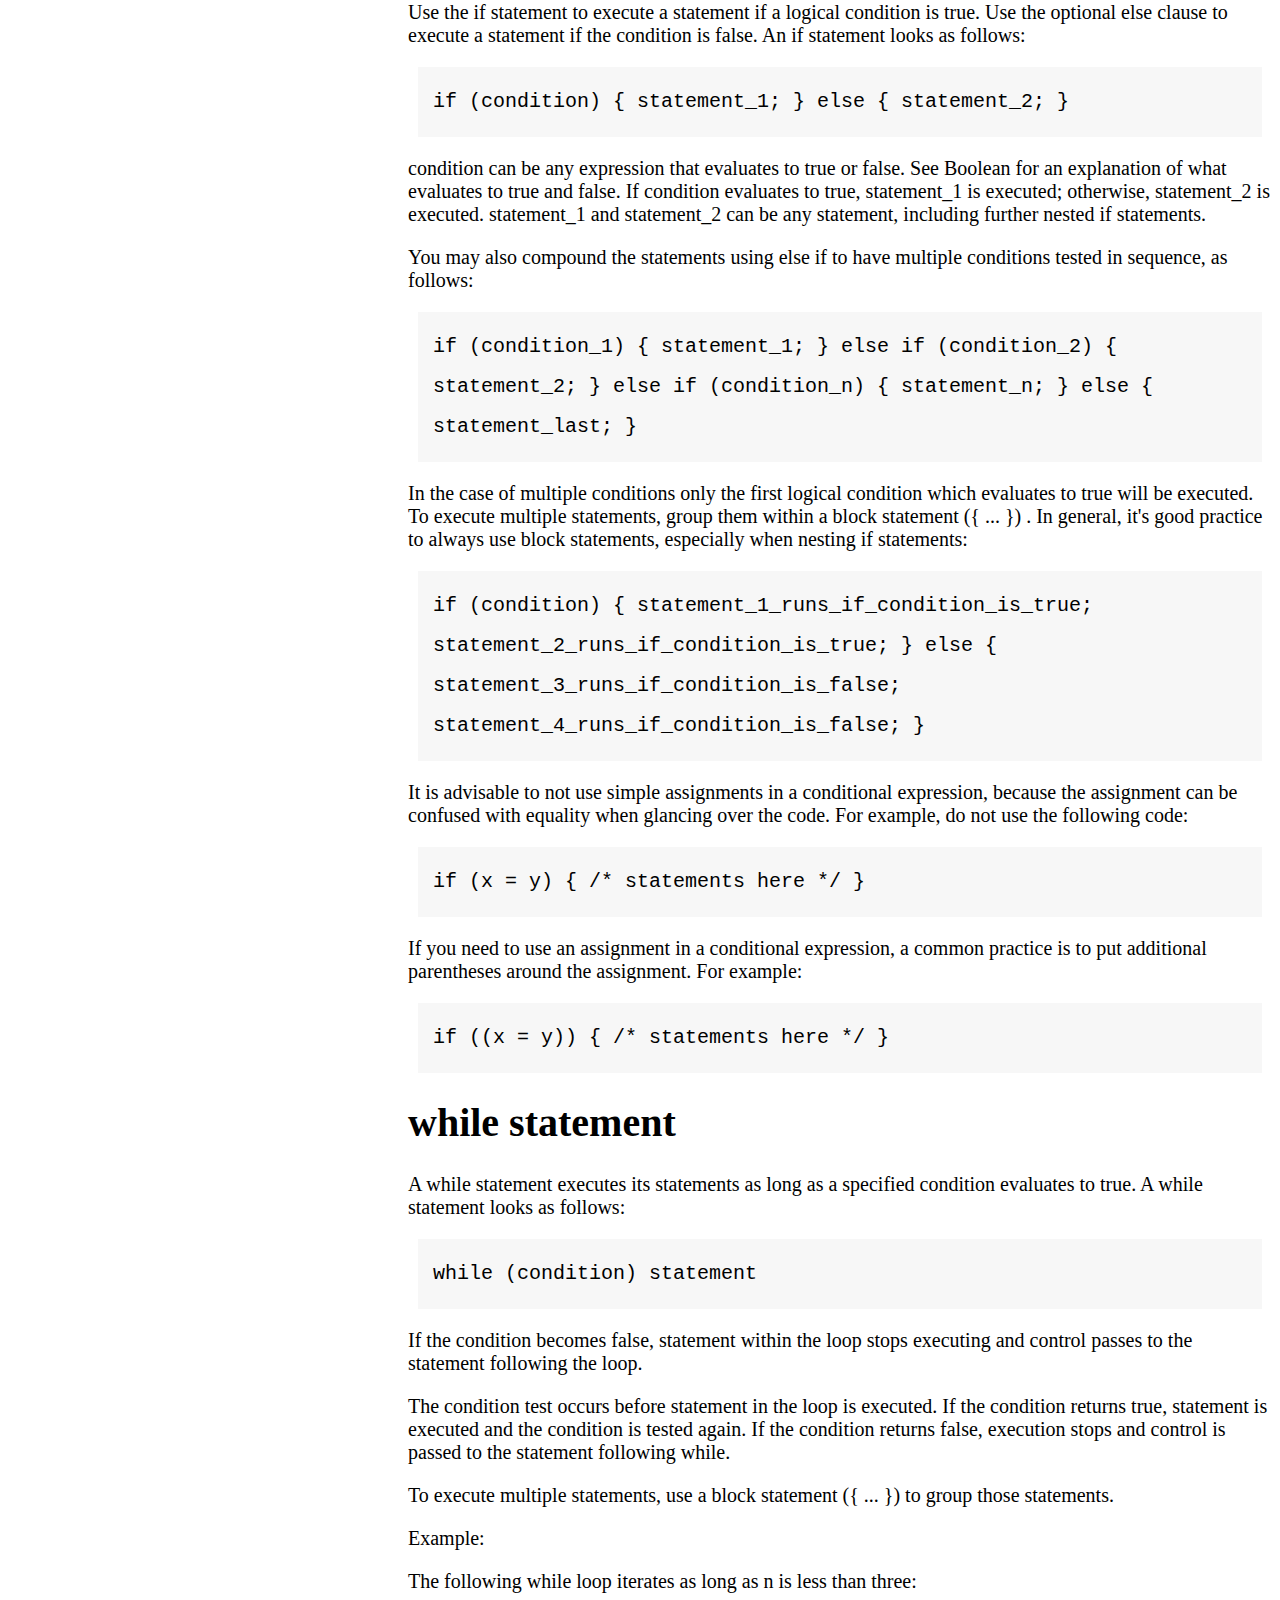
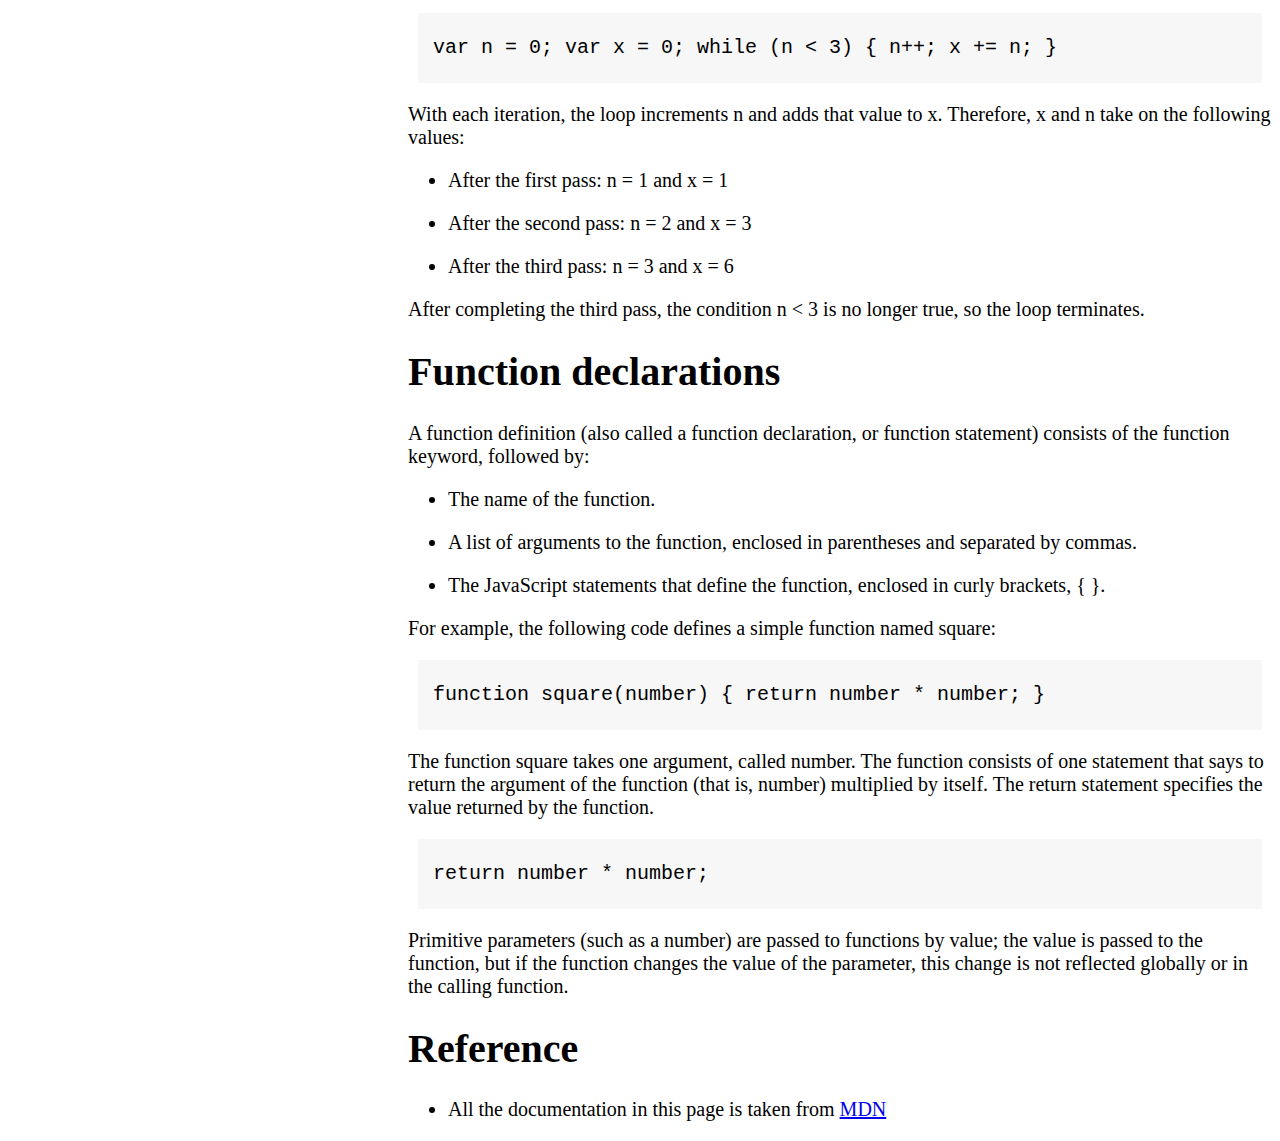
<file: technical documentation/index.html>
<!-- Based off of the freecodecamp challenge -->
<!DOCTYPE html>
<html lang="en">
<head>
    <meta charset="UTF-8">
    <meta name="viewport" content="width=device-width, initial-scale=1.0">
    <link rel="stylesheet" href="styles.css">
    <title>JS Documentation</title>
</head>
<body>
    <nav id="nav_bar">
        <ul>
            <header><b>JS Documentation</b></header>
            <li><a class="nav_link" href="#Introduction">Introduction</a></li>
            <li><a class="nav_link" href="#TDCC">What you should already know</a></li>
            <li><a class="nav_link" href="#JSnJ">JavaScript and Java</a></li>
            <li><a class="nav_link" href="#helloWorld">Hello World</a></li>
            <li><a class="nav_link" href="#Variables">Variables</a></li>
            <li><a class="nav_link" href="#Declaring">Declaring Variables</a></li>
            <li><a class="nav_link" href="#vScope">Variable Scope</a></li>
            <li><a class="nav_link" href="#Global">Global variables</a></li>
            <li><a class="nav_link" href="#Constants">Constants</a></li>
            <li><a class="nav_link" href="#DataType">Data types</a></li>
            <li><a class="nav_link" href="#ifElse">if...else statement</a></li>
            <li><a class="nav_link" href="#While">while statment</a></li>
            <li><a class="nav_link" href="#Function">Function declarations</a></li>
            <li><a class="nav_link" href="#Reference">Reference</a></li>
        </ul>
    </nav>
        <div class="main__body">
            <section>
                <h1 id="Introduction">Introduction</h1>
                <p>JavaScript is a cross-platform, object-oriented scripting language. 
                    It is a small and lightweight language. Inside a host environment (for example, a web browser), 
                    JavaScript can be connected to the objects of its environment to provide programmatic control over them.</p>
                <p>JavaScript contains a standard library of objects, such as Array, Date, and Math, 
                    and a core set of language elements such as operators, control structures, and statements. 
                    Core JavaScript can be extended for a variety of purposes by supplementing it with additional objects; for example:</p>
                <ul>
                    <li>Client-side JavaScript extends the core language by supplying objects to control a browser 
                        and its Document Object Model (DOM). For example, client-side extensions allow an application to 
                        place elements on an HTML form and respond to user events such as mouse clicks, form input, and page navigation.</li>
                    <li>Server-side JavaScript extends the core language by supplying objects relevant to running JavaScript on a server. 
                        For example, server-side extensions allow an application to communicate with a database, provide continuity of 
                        information from one invocation to another of the application, or perform file manipulations on a server.</li>
                </ul>
        </section>
        <section>
            <h1 id="TDCC">What you should already know</h1>
            <p>This guide assumes you have the following basic background:</p>
            <ul>
                <li>A general understanding of the Internet and the World Wide Web (WWW).</li>
                <li>Good working knowledge of HyperText Markup Language (HTML).</li>
                <li>Some programming experience. If you are new to programming, 
                    try one of the tutorials linked on the main page about JavaScript.</li>
            </ul>
        </section>
        <section>
            <h1 id="JSnJ">JavaScript and Java</h1>
            <p>JavaScript and Java are similar in some ways but fundamentally different in some others. The JavaScript language resembles Java but does not have Java's static typing and strong type checking. JavaScript follows most Java expression syntax, naming conventions and basic control-flow constructs which was the reason why it was renamed from LiveScript to JavaScript.</p>
            <p>In contrast to Java's compile-time system of classes built by declarations, JavaScript supports a runtime system based on a small number of data types representing numeric, Boolean, and string values. JavaScript has a prototype-based object model instead of the more common class-based object model. The prototype-based model provides dynamic inheritance; that is, what is inherited can vary for individual objects. JavaScript also supports functions without any special declarative requirements. Functions can be properties of objects, executing as loosely typed methods.</p>
            <p>JavaScript is a very free-form language compared to Java. You do not have to declare all variables, classes, and methods. You do not have to be concerned with whether methods are public, private, or protected, and you do not have to implement interfaces. Variables, parameters, and function return types are not explicitly typed.</p>
        </section>
        <section>
            <h1 id="helloWorld">Hello World</h1>
            <p>To get started with writing JavaScript, open the Scratchpad and write your first "Hello world" JavaScript code:</p>
            <code>function greetMe(yourName) { alert("Hello " + yourName); }
                greetMe("World");
            </code>
            <p>Select the code in the pad and hit Ctrl+R to watch it unfold in your browser!</p>
        </section>
        <section>
            <h1 id="Variables">Variables</h1>
            <p>You use variables as symbolic names for values in your application. The names of variables, called identifiers, conform to certain rules.</p>
            <p>A JavaScript identifier must start with a letter, underscore (_), or dollar sign ($); subsequent characters can also be digits (0-9). Because JavaScript is case sensitive, letters include the characters "A" through "Z" (uppercase) and the characters "a" through "z" (lowercase).</p>
            <p>You can use ISO 8859-1 or Unicode letters such as å and ü in identifiers. You can also use the Unicode escape sequences as characters in identifiers. Some examples of legal names are Number_hits, temp99, and _name.</p>
        </section>
        <section>
            <h1 id="Declaring">Declaring Variables</h1>
            <p>You can declare a variable in three ways:</p>
            <p>With the keyword var. For example,</p>
            <code>var x = 42.</code>
            <p>This syntax can be used to declare both local and global variables.</p>
            <p>By simply assigning it a value. For example,</p>
            <code>x = 42.</code>
            <p>This always declares a global variable. It generates a strict JavaScript warning. You shouldn't use this variant.</p>
            <p>With the keyword let. For example,</p>
            <code>let y = 13.</code>
            <p>This syntax can be used to declare a block scope local variable. See Variable scope below.</p>
        </section>
        <section>
            <h1 id="vScope">Variable Scope</h1>
            <p>When you declare a variable outside of any function, it is called a global variable, because it is available to any other code in the current document. When you declare a variable within a function, it is called a local variable, because it is available only within that function.</p>
            <p>JavaScript before ECMAScript 2015 does not have block statement scope; rather, a variable declared within a block is local to the function (or global scope) that the block resides within. For example the following code will log 5, because the scope of x is the function (or global context) within which x is declared, not the block, which in this case is an if statement.</p>
            <code>if (true) { var x = 5; } console.log(x); // 5</code>
            <p>This behavior changes, when using the let declaration introduced in ECMAScript 2015.</p>
            <code>if (true) { let y = 5; } console.log(y); // ReferenceError: y is
                not defined</code>
        </section>
        <section>
            <h1 id="Global">Global variables</h1>
            <p>Global variables are in fact properties of the global object. In web pages the global object is window, so you can set and access global variables using the window.variable syntax.</p>
            <P>Consequently, you can access global variables declared in one window or frame from another window or frame by specifying the window or frame name. For example, if a variable called phoneNumber is declared in a document, you can refer to this variable from an iframe as parent.phoneNumber.</P>
        </section>
        <section>
            <h1 id="Constants">Constants</h1>
            <p>You can create a read-only, named constant with the const keyword. The syntax of a constant identifier is the same as for a variable identifier: it must start with a letter, underscore or dollar sign and can contain alphabetic, numeric, or underscore characters.</p>
            <code>const PI = 3.14;</code>
            <p>A constant cannot change value through assignment or be re-declared while the script is running. It has to be initialized to a value.</p>
            <p>The scope rules for constants are the same as those for let block scope variables. If the const keyword is omitted, the identifier is assumed to represent a variable.</p>
            <p>You cannot declare a constant with the same name as a function or variable in the same scope. For example:</p>
            <code>// THIS WILL CAUSE AN ERROR function f() {}; const f = 5; // THIS
                WILL CAUSE AN ERROR ALSO function f() { const g = 5; var g;
                //statements }</code>
            <p>However, object attributes are not protected, so the following statement is executed without problems.</p>
            <code>const MY_OBJECT = {"key": "value"}; MY_OBJECT.key =
                "otherValue";</code>
        </section>
        <section>
            <h1 id="DataType">Data types</h1>
            <p>The latest ECMAScript standard defines seven data types:</p>
            <ul>
                <li>Six data types that are primitives:</li>
                    <ul>
                        <li>Boolean. true and false.</li>
                        <li>null. A special keyword denoting a null value. Because JavaScript is case-sensitive, null is not the same as Null, NULL, or any other variant.</li>
                        <li>undefined. A top-level property whose value is undefined.</li>
                        <li>Number. 42 or 3.14159.</li>
                        <li>String. "Howdy"</li>
                        <li>Symbol (new in ECMAScript 2015). A data type whose instances are unique and immutable.</li>
                    </ul>
                <li>and Object</li>
            </ul>
            <p>Although these data types are a relatively small amount, they enable you to perform useful functions with your applications. Objects and functions are the other fundamental elements in the language. You can think of objects as named containers for values, and functions as procedures that your application can perform.</p>
        </section>
        <section>
            <h1 id="ifElse">if...else statment</h1>
            <p>Use the if statement to execute a statement if a logical condition is true. Use the optional else clause to execute a statement if the condition is false. An if statement looks as follows:</p>
            <code>if (condition) { statement_1; } else { statement_2; }</code>
            <p>condition can be any expression that evaluates to true or false. See Boolean for an explanation of what evaluates to true and false. If condition evaluates to true, statement_1 is executed; otherwise, statement_2 is executed. statement_1 and statement_2 can be any statement, including further nested if statements.</p>
            <p>You may also compound the statements using else if to have multiple conditions tested in sequence, as follows:</p>
            <code>if (condition_1) { statement_1; } else if (condition_2) {
                statement_2; } else if (condition_n) { statement_n; } else {
                statement_last; }</code>
            <p>In the case of multiple conditions only the first logical condition which evaluates to true will be executed. To execute multiple statements, group them within a block statement ({ ... }) . In general, it's good practice to always use block statements, especially when nesting if statements:</p>
            <code>if (condition) { statement_1_runs_if_condition_is_true;
                statement_2_runs_if_condition_is_true; } else {
                statement_3_runs_if_condition_is_false;
                statement_4_runs_if_condition_is_false; }</code>
            <p>It is advisable to not use simple assignments in a conditional expression, because the assignment can be confused with equality when glancing over the code. For example, do not use the following code:</p>
            <code>if (x = y) { /* statements here */ }</code>
            <p>If you need to use an assignment in a conditional expression, a common practice is to put additional parentheses around the assignment. For example:</p>
            <code>if ((x = y)) { /* statements here */ }</code>
        </section>
        <section>
            <h1 id="While">while statement</h1>
            <p>A while statement executes its statements as long as a specified condition evaluates to true. A while statement looks as follows:</p>
            <code>while (condition) statement</code>
            <p>If the condition becomes false, statement within the loop stops executing and control passes to the statement following the loop.</p>
            <p>The condition test occurs before statement in the loop is executed. If the condition returns true, statement is executed and the condition is tested again. If the condition returns false, execution stops and control is passed to the statement following while.</p>
            <p>To execute multiple statements, use a block statement ({ ... }) to group those statements.</p>
            <p>Example:</p>
            <p>The following while loop iterates as long as n is less than three:</p>
            <code>var n = 0; var x = 0; while (n < 3) { n++; x += n; }</code>
            <p>With each iteration, the loop increments n and adds that value to x. Therefore, x and n take on the following values:</p>
            <ul>
                <li>After the first pass: n = 1 and x = 1</li>
                <li>After the second pass: n = 2 and x = 3</li>
                <li>After the third pass: n = 3 and x = 6</li>
            </ul>
            <p>After completing the third pass, the condition n < 3 is no longer true, so the loop terminates.</p>
        </section>
        <section>
            <h1 id="Function">Function declarations</h1>
            <p>A function definition (also called a function declaration, or function statement) consists of the function keyword, followed by:</p>
            <ul>
                <li>The name of the function.</li>
                <li>A list of arguments to the function, enclosed in parentheses and separated by commas.</li>
                <li>The JavaScript statements that define the function, enclosed in curly brackets, { }.</li>
            </ul>
            <p>For example, the following code defines a simple function named square:</p>
            <code>function square(number) { return number * number; }</code>
            <p>The function square takes one argument, called number. The function consists of one statement that says to return the argument of the function (that is, number) multiplied by itself. The return statement specifies the value returned by the function.</p>
            <code>return number * number;</code>
            <p>Primitive parameters (such as a number) are passed to functions by value; the value is passed to the function, but if the function changes the value of the parameter, this change is not reflected globally or in the calling function.</p>
        </section>
        <section>
            <h1 id="Reference">Reference</h1>
            <ul>
                <li>All the documentation in this page is taken from <a href="https://developer.mozilla.org/en-US/docs/Web/JavaScript/Guide">MDN</a></li>
            </ul>
        </section>
    </div>
</body>
</html>
</file>
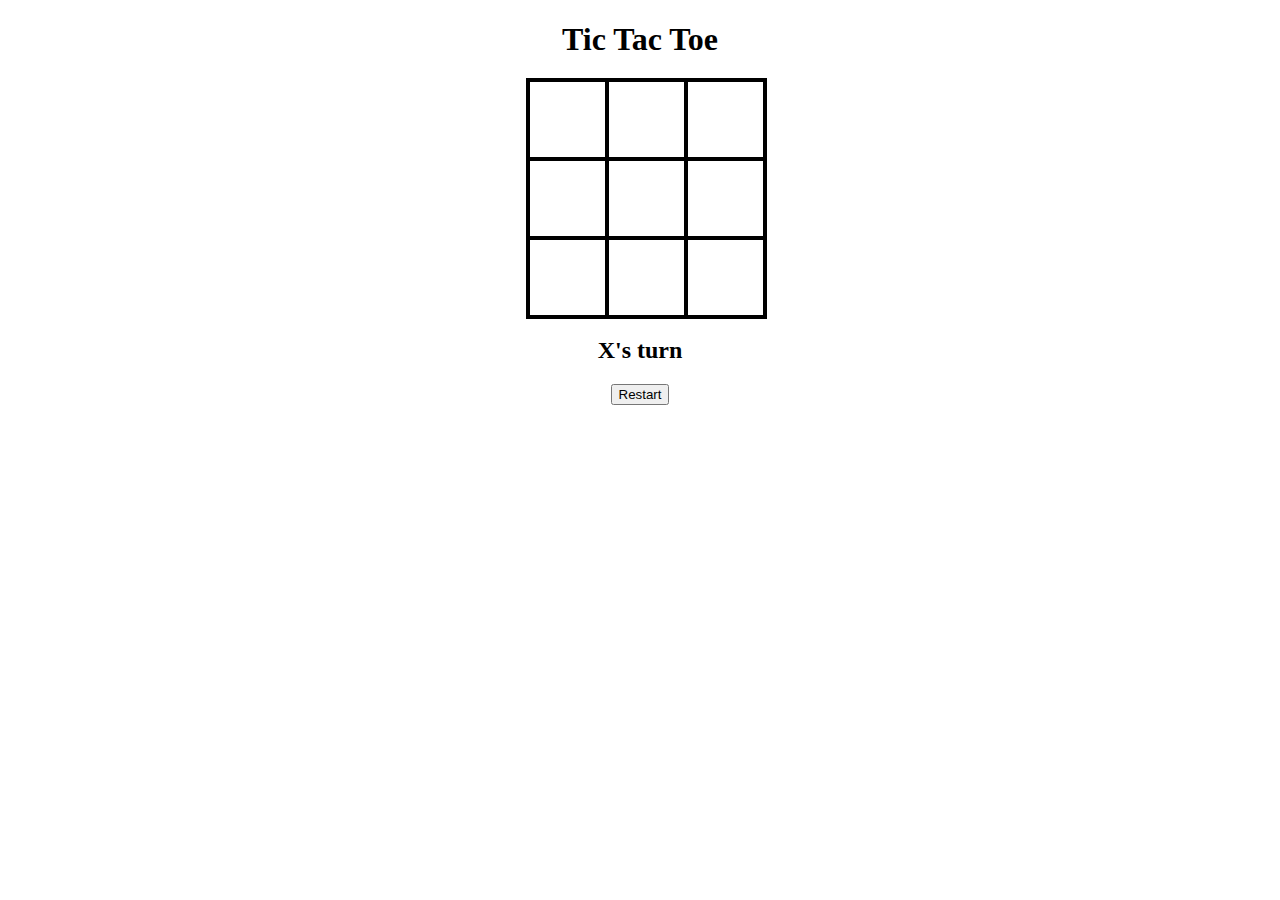
<file: tictactoe/index.html>
<!DOCTYPE html>
<html lang="en">
<head>
    <meta charset="UTF-8">
    <meta name="viewport" content="width=device-width, initial-scale=1.0">
    <title>Tic-Tac-Toe</title>
    <link rel="stylesheet" href="styles.css">
</head>
<body>
    <div id='gameContainer'>
        <h1>Tic Tac Toe</h1>
        <div id="cellContainer">
            <div cellIndex="0" class="cell"></div>
            <div cellIndex="1" class="cell"></div>
            <div cellIndex="2" class="cell"></div>
            <div cellIndex="3" class="cell"></div>
            <div cellIndex="4" class="cell"></div>
            <div cellIndex="5" class="cell"></div>
            <div cellIndex="6" class="cell"></div>
            <div cellIndex="7" class="cell"></div>
            <div cellIndex="8" class="cell"></div>
        </div>
        <h2 id='statusText'></h2>
        <button id="restartBtn">Restart</button>
    </div>
    <script src="index.js"></script>
</body>
</html>
</file>
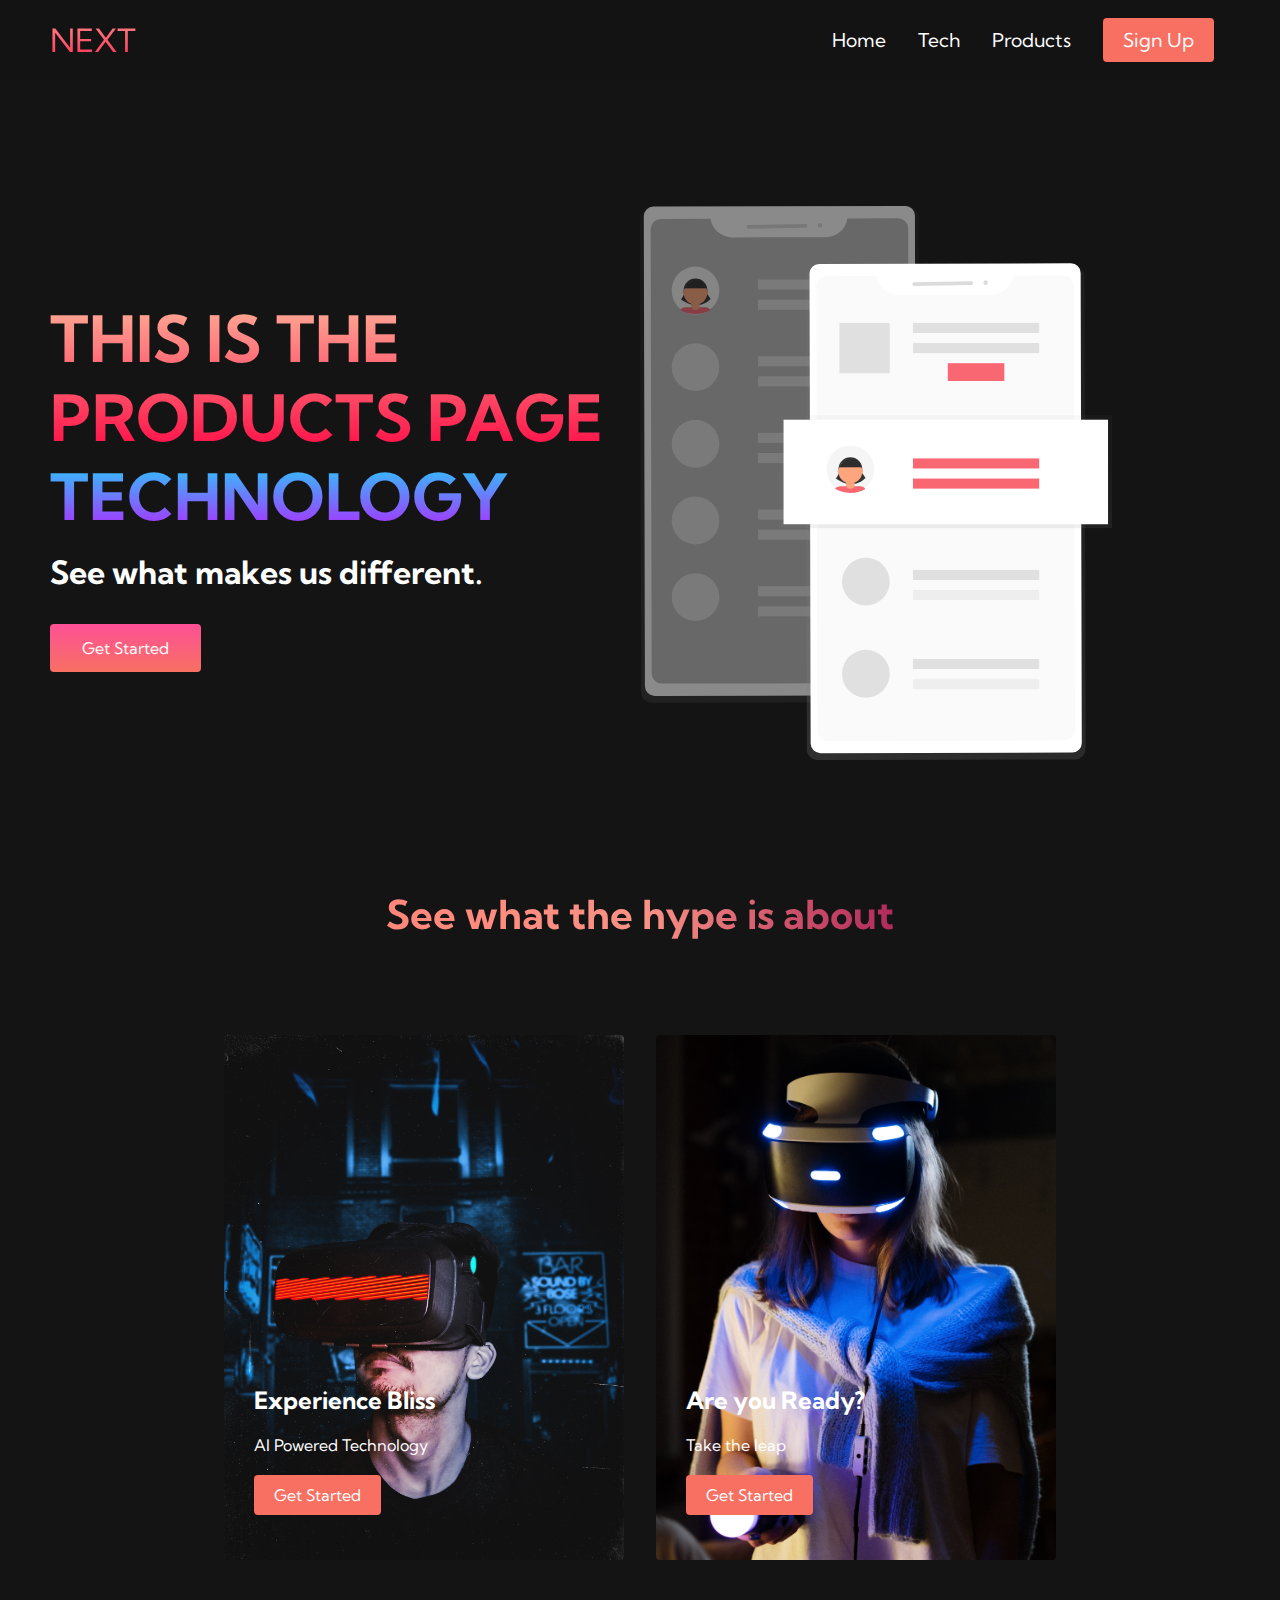
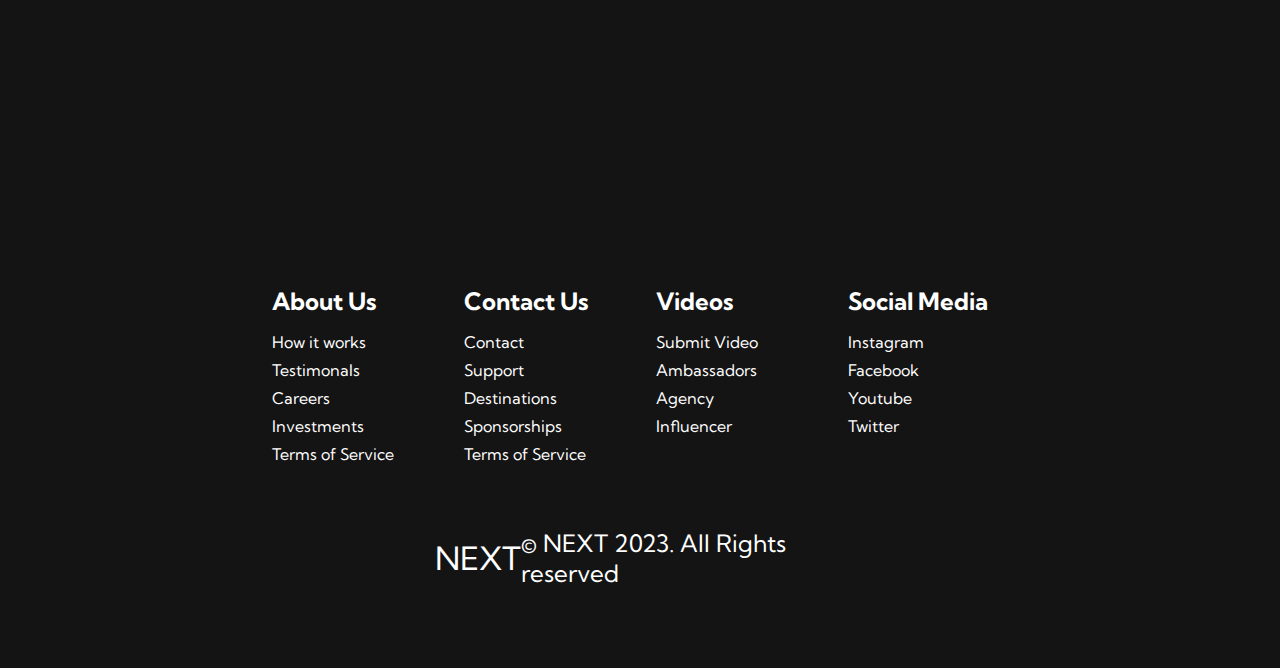
<file: beginner project/products.html>
<!DOCTYPE html>
<html lang="en">
<head>
    <meta charset="UTF-8">
    <meta name="viewport" content="width=device-width, initial-scale=1.0">
    <title>NEXT website</title>
    <link rel="stylesheet" href="styles.css">
    <style>
        @import url('https://fonts.googleapis.com/css2?family=Kumbh+Sans:wght@400;700&display=swap');
        </style>
</head>
<body>
    <!-- Navbar Section -->
    <nav class="navbar">
        <div class="navbar__container">
            <a href="/" id="navbar__logo">NEXT</a>
            <div class="navbar__toggle" id="mobile-menu">
                <span class="bar"></span>
                <span class="bar"></span>
                <span class="bar"></span>
            </div>
            <ul class="navbar__menu">
                <li class="navbar__item">
                    <a href="index.html" class="navbar__links">Home</a>
                </li>
                <li class="navbar__item">
                    <a href="tech.html" class="navbar__links">Tech</a>
                </li>
                <li class="navbar__item">
                    <a href="/" class="navbar__links">Products</a>
                </li>
                <li class="navbar__btn">
                    <a href="/" class="button">Sign Up</a>
                </li>
            </ul>
        </div>
    </nav>

    <!-- Hero Section -->
    <div class="main">
        <div class="main__container">
            <div class="main__content">
                <h1>THIS IS THE PRODUCTS PAGE</h1>
                <h2>TECHNOLOGY</h2>
                <p>See what makes us different.</p>
                <button class="main__btn"><a href="/">Get Started</a></button>
            </div>
            <div class="main__image--container">
                <img src="images/pic1.svg" alt="pic" id="main__img">
            </div>
        </div>
    </div>

    <!-- Services Section -->
    <div class="services">
        <h1>See what the hype is about</h1>
        <div class="services__container">
            <div class="services__card">
                <h2>Experience Bliss</h2>
                <p>AI Powered Technology</p>
                <button>Get Started</button>
            </div>
            <div class="services__card">
                <h2>Are you Ready?</h2>
                <p>Take the leap</p>
                <button>Get Started</button>
            </div>
        </div>
    </div>

    <!-- footer section -->
    <div class="footer__container">
        <div class="footer__links">
            <div class="footer__link--wrapper">
                <div class="footer__link--items">
                    <h2>About Us</h2>
                    <a href="/">How it works</a>
                    <a href="/">Testimonals</a>
                    <a href="/">Careers</a>
                    <a href="/">Investments</a>
                    <a href="/">Terms of Service</a>
                </div>
                <div class="footer__link--items">
                    <h2>Contact Us</h2>
                    <a href="/">Contact</a>
                    <a href="/">Support</a>
                    <a href="/">Destinations</a>
                    <a href="/">Sponsorships</a>
                    <a href="/">Terms of Service</a>
                </div>
            </div>
            <div class="footer__link--wrapper">
                <div class="footer__link--items">
                    <h2>Videos</h2>
                    <a href="/">Submit Video</a>
                    <a href="/">Ambassadors</a>
                    <a href="/">Agency</a>
                    <a href="/">Influencer</a>
                </div>
                <div class="footer__link--items">
                    <h2>Social Media</h2>
                    <a href="/">Instagram</a>
                    <a href="/">Facebook</a>
                    <a href="/">Youtube</a>
                    <a href="/">Twitter</a>
                </div>
            </div>
        </div>
        <div class="social__media">
            <div class="social__media--wrap">
                <div class="footer__logo">
                    <a href="/" id="footer__logo">NEXT</a>
                </div>
                <p class="website__rights"> © NEXT 2023. All Rights reserved</p>
            </div>
        </div>
    </div>

    <script src="app.js"></script>
</body>
</html>
</file>
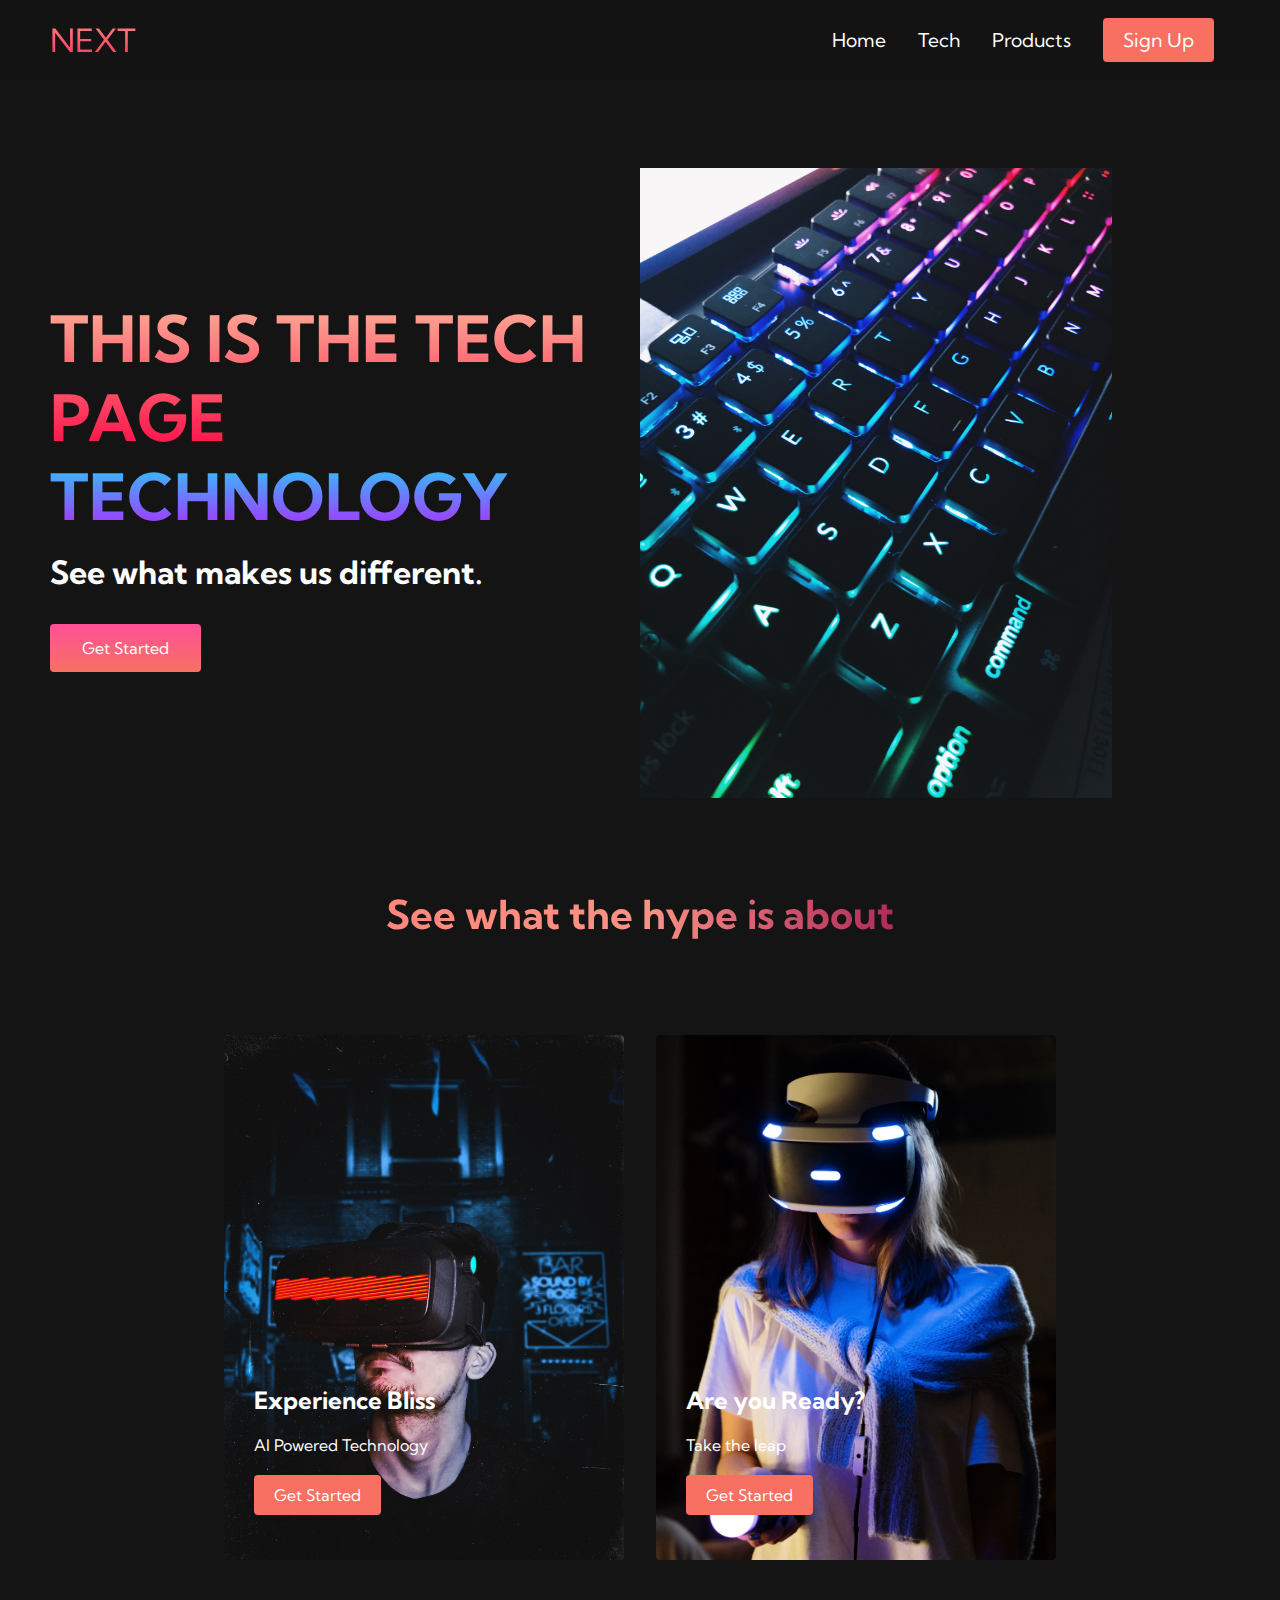
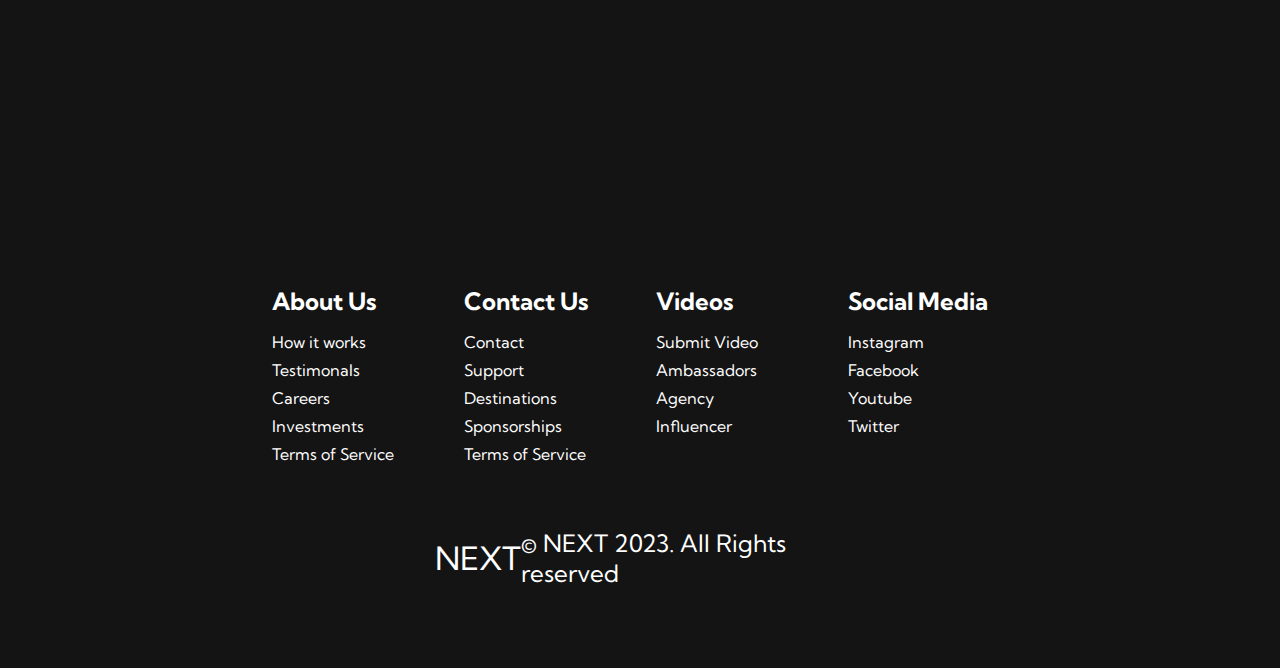
<file: beginner project/tech.html>
<!DOCTYPE html>
<html lang="en">
<head>
    <meta charset="UTF-8">
    <meta name="viewport" content="width=device-width, initial-scale=1.0">
    <title>NEXT website</title>
    <link rel="stylesheet" href="styles.css">
    <style>
        @import url('https://fonts.googleapis.com/css2?family=Kumbh+Sans:wght@400;700&display=swap');
        </style>
</head>
<body>
    <!-- Navbar Section -->
    <nav class="navbar">
        <div class="navbar__container">
            <a href="/" id="navbar__logo">NEXT</a>
            <div class="navbar__toggle" id="mobile-menu">
                <span class="bar"></span>
                <span class="bar"></span>
                <span class="bar"></span>
            </div>
            <ul class="navbar__menu">
                <li class="navbar__item">
                    <a href="index.html" class="navbar__links">Home</a>
                </li>
                <li class="navbar__item">
                    <a href="tech.html" class="navbar__links">Tech</a>
                </li>
                <li class="navbar__item">
                    <a href="/" class="navbar__links">Products</a>
                </li>
                <li class="navbar__btn">
                    <a href="/" class="button">Sign Up</a>
                </li>
            </ul>
        </div>
    </nav>

    <!-- Hero Section -->
    <div class="main">
        <div class="main__container">
            <div class="main__content">
                <h1>THIS IS THE TECH PAGE</h1>
                <h2>TECHNOLOGY</h2>
                <p>See what makes us different.</p>
                <button class="main__btn"><a href="/">Get Started</a></button>
            </div>
            <div class="main__image--container">
                <img src="images/pic2.jpg" alt="pic" id="main__img">
            </div>
        </div>
    </div>

    <!-- Services Section -->
    <div class="services">
        <h1>See what the hype is about</h1>
        <div class="services__container">
            <div class="services__card">
                <h2>Experience Bliss</h2>
                <p>AI Powered Technology</p>
                <button>Get Started</button>
            </div>
            <div class="services__card">
                <h2>Are you Ready?</h2>
                <p>Take the leap</p>
                <button>Get Started</button>
            </div>
        </div>
    </div>

    <!-- footer section -->
    <div class="footer__container">
        <div class="footer__links">
            <div class="footer__link--wrapper">
                <div class="footer__link--items">
                    <h2>About Us</h2>
                    <a href="/">How it works</a>
                    <a href="/">Testimonals</a>
                    <a href="/">Careers</a>
                    <a href="/">Investments</a>
                    <a href="/">Terms of Service</a>
                </div>
                <div class="footer__link--items">
                    <h2>Contact Us</h2>
                    <a href="/">Contact</a>
                    <a href="/">Support</a>
                    <a href="/">Destinations</a>
                    <a href="/">Sponsorships</a>
                    <a href="/">Terms of Service</a>
                </div>
            </div>
            <div class="footer__link--wrapper">
                <div class="footer__link--items">
                    <h2>Videos</h2>
                    <a href="/">Submit Video</a>
                    <a href="/">Ambassadors</a>
                    <a href="/">Agency</a>
                    <a href="/">Influencer</a>
                </div>
                <div class="footer__link--items">
                    <h2>Social Media</h2>
                    <a href="/">Instagram</a>
                    <a href="/">Facebook</a>
                    <a href="/">Youtube</a>
                    <a href="/">Twitter</a>
                </div>
            </div>
        </div>
        <div class="social__media">
            <div class="social__media--wrap">
                <div class="footer__logo">
                    <a href="/" id="footer__logo">NEXT</a>
                </div>
                <p class="website__rights"> © NEXT 2023. All Rights reserved</p>
            </div>
        </div>
    </div>

    <script src="app.js"></script>
</body>
</html>
</file>
<file: beginner project/styles.css>
* {
    box-sizing: border-box;
    margin: 0;
    padding: 0;
    font-family: 'Kumbh Sans', sans-serif;
}

.navbar {
    background: #131313;
    height: 80px;
    display: flex;
    justify-content: center;
    align-items: center;
    font-size: 1.2rem;
    position: sticky;
    top: 0;
    z-index: 999;
}

.navbar__container {
    display: flex;
    justify-content: space-between;
    height: 80px;
    z-index: 1;
    width: 100%;
    max-width: 1300px;
    margin: 0 auto;
    padding: 0 50px;
}

#navbar__logo {
    background-color: #ff8177;
    background-image: linear-gradient(to top, #ff0844 0%, #ffb199 100%);
    background-size: 100%;
    -webkit-background-clip: text;
    -moz-background-clip: text;
    -webkit-text-fill-color: transparent;
    -moz-text-fill-color: transparent;
    display: flex;
    align-items: center;
    cursor: pointer;
    text-decoration: none;
    font-size: 2rem;
}

.fa-gem {
    margin-right: 0.5rem;
}

.navbar__menu {
    display: flex;
    align-items: center;
    list-style: none;
    text-align: center;
}

.navbar__item {
    height: 80px;
}

.navbar__links {
    color: #fff;
    display: flex;
    align-items: center;
    justify-content: center;
    text-decoration: none;
    padding: 0 1rem;
    height: 100%;
}

.navbar__btn {
    display: flex;
    justify-content: center;
    align-items: center;
    padding: 0 1rem;
    width: 100%;
}

.button {
    display: flex;
    justify-content: center;
    align-items: center;
    text-decoration: none;
    padding: 10px 20px;
    height: 100%;
    width: 100%;
    border: none;
    outline: none;
    border-radius: 4px;
    background: #f77062;
    color: #fff;
}

.button:hover {
    background: #4837ff;
    transition: all 0.3s ease;
}

.navbar__links:hover {
    color: #f77062;
    transition: all 0.3s ease;
}

@media screen and (max-width: 960px) {
    .navbar__container{
        display: text;
        justify-content: space-between;
        height: 80px;
        z-index: 1;
        width: 100%;
        max-width: 1300px;
        padding: 0;
    }

    .navbar__menu {
        display: grid;
        grid-template-columns: auto;
        margin: 0;
        width: 100%;
        position: absolute;
        top: -1000px;
        opacity: 0;
        transition: all 0.5s ease;
        height: 50vh;
        z-index: -1;
    }

    .navbar__menu.active {
        background: #131313;
        top: 100%;
        opacity: 1;
        transition: all 0.5s ease;
        z-index: 99;
        height: 50vh;
        font-size: 1.6rem;
    }

    #navbar__logo {
        padding-left: 25px;

    }

    .navbar__toggle .bar{
        width: 25px;
        height: 3px;
        margin: 5px auto;
        transition: all 0.3s ease-in-out;
        background: #fff;
    }

    .navbar__item {
        width: 100%;
    }

    .navbar__links {
        text-align: center;
        padding: 2rem;
        width: 100%;
        display: table;
    }

    #mobile-menu {
        position: absolute;
        top: 20%;
        right: 5%;
        transform: translate(5%, 20%);
    }

    .navbar__btn {
        padding-bottom: 2rem;
    }

    .button {
        display: flex;
        justify-content: center;
        align-items: center;
        width: 80%;
        height: 80px;
        margin: 0;
    }

    .navbar__toggle .bar {
        display: block;
        cursor: pointer;
    }

    #mobile-menu.is-active .bar:nth-child(2) {
        opacity: 0;
    }

    #mobile-menu.is-active .bar:nth-child(1) {
        transform: translateY(8px) rotate(45deg);
    }

    #mobile-menu.is-active .bar:nth-child(3) {
        transform: translateY(-8px) rotate(-45deg);
    }
}

/*  hero section css */

.main {
    background-color: #141414;
}

.main__container {
    display: grid;
    grid-template-columns: 1fr 1fr;
    align-items: center;
    justify-content: center;
    margin: 0 auto;
    height: 90vh;
    background-color: #141414;
    z-index: 1;
    width: 100%;
    max-width: 1300px;
    padding: 0 50px;
}

.main__content h1 {
    font-size: 4rem;
    background-color: #ff8177;
    background-image: linear-gradient(to top, #ff0844 0%, #ffb199 100%);
    background-size: 100%;
    -webkit-background-clip: text;
    -moz-background-clip: text;
    -webkit-text-fill-color: transparent;
    -moz-text-fill-color: transparent;
}

.main__content h2 {
    font-size: 4rem;
    background-color: #ff8177;
    background-image: linear-gradient(to top, #b721ff 0%, #21d4fd 100%);
    background-size: 100%;
    -webkit-background-clip: text;
    -moz-background-clip: text;
    -webkit-text-fill-color: transparent;
    -moz-text-fill-color: transparent;
}

.main__content p {
    margin-top: 1rem;
    font-size: 2rem;
    font-weight: 700;
    color: #fff;
}

.main__btn {
    font-size: 1rem;
    background-image: linear-gradient(to top, #f77062 0%, #fe5196 100%);
    padding: 14px 32px;
    border: none;
    border-radius: 4px;
    color: #fff;
    margin-top: 2rem;
    cursor: pointer;
    position: relative;
    transition: all 0.35s;
    outline: none;
}

.main__btn a {
    position: relative;
    z-index: 2;
    color: #fff;
    text-decoration: none;
}

.main__btn:after {
    position: absolute;
    content: '';
    top: 0;
    left: 0;
    width: 0;
    height: 100%;
    background: #4837ff;
    transition: all 0.35s;
    border-radius: 4px;
}

.main__btn:hover {
    color: #fff;
}

.main__btn:hover:after {
    width: 100%;
}

.main__img--container {
    text-align: center;
}

#main__img {
    height: 80%;
    width: 80%;
}

/* Mobile Responsive */
@media screen and (max-width: 768px) {
    .main__container {
        display: grid;
        grid-template-columns: auto;
        align-items: center;
        justify-content: center;
        width: 100%;
        margin: 0 auto;
        height: 90vh;
    }

    .main__content {
        text-align: center;
        margin-bottom: 4rem;
    }

    .main__content h1 {
        font-size: 2.5rem;
        margin-top: 2rem;
    }

    .main__content h2 {
        font-size: 3rem;
    }

    .main__content p {
        margin-top: 1rem;
        font-size: 1.5rem;
    }
    
}

@media screen and (max-width: 480px) {
    .main__content h1 {
        font-size: 2rem;
        margin-top: 3rem;
    }

    .main__content h2 {
        font-size: 2rem;
    }

    .main__content p {
        margin-top: 2rem;
        font-size: 1.5rem;
    }

    .main__btn {
        padding: 12px 36px;
        margin: 2.5rem 0;
    }
}

/* services section css */
.services {
    background: #141414;
    display: flex;
    flex-direction: column;
    align-items: center;
    height: 100vh;
}

.services h1 {
    background-color: #ff8177;
    background-image: linear-gradient(to right, #ff8177 0%, 
    #ff867a 0%, #ff8c7f 21%, #f99185 52%, 
    #cf556c 78%, #b12a5b 100%);
    background-size: 100%;
    margin-bottom: 5rem;
    font-size: 2.5rem;
    -webkit-background-clip: text;
    -moz-background-clip: text;
    -webkit-text-fill-color: transparent;
    -moz-text-fill-color: transparent;
}

.services__container {
    display: flex;
    justify-content: center;
    flex-wrap: wrap;
}

.services__card {
    margin: 1rem;
    height: 525px;
    width: 400px;
    border-radius: 4px;
    background-image: linear-gradient(to bottom, rgba(0,0,0,0) 0%,
     rgba(17,17,17,0.6) 100%);
     background: url('images/pic3.jpg');
     background-size: cover;
     position: relative;
     color: #fff;
}

.services__card:nth-child(2) {
    background-image: linear-gradient(to bottom, rgba(0,0,0,0) 0%,
     rgba(17,17,17,0.6) 100%);
     background: url('images/pic4.jpg');
     background-size: cover;
     position: relative;
     color: #fff;
}

.services h2 {
    position: absolute;
    top: 350px;
    left: 30px;
}

.services__card p {
    position: absolute;
    top: 400px;
    left: 30px;
}

.services__card button {
    color: #fff;
    padding: 10px 20px;
    border: none;
    outline: none;
    border-radius: 4px;
    background: #f77062;
    position: absolute;
    top: 440px;
    left: 30px;
    font-size: 1rem;
    cursor: pointer;
}

.services__card:hover {
    transform: scale(1.075);
    transition: 0.2s ease-in;
    cursor: pointer;
}

@media screen and (max-width: 960px) {
    .services{
        height: 1600px;
    }

    .services h1 {
        font-size: 2rem;
        margin-top: 2rem;
    }   
}

@media screen and (max-width: 480px) {
    .services {
        height: 1400px;
    }

    .services h1 {
        font-size: 1.2rem;
    }

    .services__card {
        width: 300px;
    }   
}

/* footer css */

.footer__container {
    background-color: #141414;
    padding: 5rem 0;
    display: flex;
    flex-direction: column;
    justify-content: center;
    align-items: center;
}

#footer__logo {
    color: #fff;
    display: flex;
    align-items: center;
    cursor: pointer;
    text-decoration: none;
    font-size: 2rem;
}

.footer__links {
    width: 100%;
    max-width: 1000px;
    display: flex;
    justify-content: center;
}

.footer__link--wrapper {
    display: flex;
}

.footer__link--items {
    display: flex;
    flex-direction: column;
    align-items: flex-start;
    margin: 16px;
    text-align: left;
    width: 160px;
    box-sizing: border-box;
}

.footer__link--items h2 {
    margin-bottom: 16px;
}

.footer__link--items > h2 {
    color: #fff;
}

.footer__link--items a {
    color: #fff;
    text-decoration: none;
    margin-bottom: 0.5rem;
}

.footer__link--items a:hover {
    color: #e9e9e9;
    transition: 0.3s ease-out;
}

.social__media {
    max-width: 1000px;
    font-size: 24px;
}

.social__media--wrap {
    display: flex;
    justify-content: space-between;
    align-items: center;
    width: 90%;
    max-width: 1000px;
    margin: 40px auto 0 auto;
}

.website__rights {
    color: #fff;
}

@media screen and (max-width: 820px) {
    
    .footer__links{
        padding-top: 2rem;
    }

    #footer_log {
        margin-bottom: 2rem;
    }

    .website__rights {
        margin-bottom: 2rem;
    }

    .footer__link--wrapper {
        flex-direction: column;
    }

    .social__media--wrap {
        flex-direction: column;
    }
}

@media screen and (max-width: 480px) {
    .footer__link--items {
        margin: 0;
        padding: 10px;
        width: 100%;
    }
    
}
</file>
<file: log in page/styles.css>
* {
    margin: 0;
    padding: 0;
    box-sizing: border-box;
    font-family: sans-serif;
}

header {
    color: white;
    background-color: #0a0a23;
    display: flex;
    justify-content: center;
    padding: 5px 0;
}

body {
    background-color: #d0d0d5;
}

#login-box {
    border: 3px solid black;
    width: 400px;
    height: 600px;
    margin: auto;
    margin-top: 55px;
    background-color: white;
    display: flex;
    flex-direction: column;
    align-items: center;
    text-align: center;
}

#logo {
    width: 2rem;
    height: 2rem;
    margin-top: 35px;
}

#login-box p {
    font-size: 20px;
    margin-top: 20px;
}

#login-selection {
    display: flex;
    flex-direction: column;
    align-items: center;
}

#google img {
    width: 1.4rem;
    height: 1.4rem;
}

#google {
    display: flex;
    align-items: center;
    justify-content: center;
    text-align: center;
    vertical-align: middle;
    border: 2px gray solid;
    width: 250px;
    height: 50px;
    margin-top: 50px;
}

#google:hover {
    background-color: darkgray;
    transition: all 0.15s ease-in;
    cursor: pointer;
}

#google p {
    font-size: 15px;
    margin: auto 30px;
}

#github img {
    width: 1.4rem;
    height: 1.4rem;
}

#github {
    display: flex;
    align-items: center;
    justify-content: center;
    text-align: center;
    vertical-align: middle;
    border: 2px gray solid;
    width: 250px;
    height: 50px;
    margin-top: 5px;
}

#github:hover {
    background-color: darkgray;
    transition: all 0.15s ease-in;
    cursor: pointer;
}

#github p {
    font-size: 15px;
    margin: auto 30px;
}

#apple img {
    width: 2.5rem;
    height: 1.4rem;
}

#apple {
    display: flex;
    align-items: center;
    justify-content: center;
    text-align: center;
    vertical-align: middle;
    border: 2px gray solid;
    width: 250px;
    height: 50px;
    margin-top: 5px;
}

#apple:hover {
    background-color: darkgray;
    transition: all 0.15s ease-in;
    cursor: pointer;
}

#apple p {
    font-size: 15px;
    margin: auto 30px;
}

#break {
    display: flex;
    justify-content: center;
    align-items: center;
    margin-top: 20px;
    font-size: 12px;
}

#break hr {
    border: 0.1px solid black;
    display: inline-block;
    width: 150px;
    margin: 0 15px;
}

#email {
    display: flex;
    flex-direction: column;
    text-align: center;
}

#email input[type="text"] {
    border: 0.15rem solid black;
    width: 300px;
    height: 40px;
    margin-top: 35px;
    padding-left: 10px;
}

#email button {
    margin-top: 10px;
    height: 40px;
    border: none;
    color: black;
    background-color: orange;
    border-radius: 2px;
    font-weight: 500;
}

#email button:hover {
    background-color: darkorange;
    cursor: pointer;
}

#sign-up a {
    color: #635dff;
    text-decoration: none;
}

#sign-up {
    padding-top: 5px;
    font-size: 12px;
}

footer {
    margin-top: 200px;
    display: flex;
    flex-direction: column;
    justify-content: center;
    align-items: center;
    text-align: center;
    font-size: 13px;
    opacity: 0.8;
}

footer a {
    color: #635dff;
    text-decoration: none;
}
</file>
<file: personal portfolio/css/styles.css>
* {
    margin: 0;
    padding: 0;
    box-sizing: border-box;
    font-family: 'Montserrat', sans-serif;
    color: ghostwhite;
}

body {
	background: #171717;
	opacity: 95%;
}

#centerHelp {
	max-width: fit-content;
	margin-left: auto;
	margin-right: auto;
	text-align: center;
}

#intro {
	margin-top: 15vh;
	font-size: 35px;
}

#intro h1 {
	font-weight: 500;
}

#intro h2, h3 {
	font-weight: 375;
	font-size: 25px;
	text-align: center;
}

#showcase {
	margin-top: 15vh;
	font-size: 30px;
}

#showcase h1 {
	font-weight: 500;
}

#showcase h2, h3 {
	font-weight: 375;
	font-size: 25px;
}

#project {
	margin-top: 10vh;
}

#project h1 {
	font-weight: 500;
	margin-bottom: 2vh;
}

#project img {
	width: 30%;
	float: center;
}

#project p {
	margin: auto;
	margin-top: 5vh;
	font-weight: 375;
	margin-bottom: 2vh;
	font-size: 25px;
	width: 50%;
}

code {
    background-color: #202020;
    color: ghostwhite;
    text-align: left;
    padding: 15px;
    margin: auto;
    font-size: 15px;
    display: block;
    line-height: 2;
    white-space: pre-line;
    width: 30%;
}
</file>
<file: survey form/styles.css>
* {
    margin: 0;
    padding: 0;
    box-sizing: border-box;
    font-family: 'Raleway', sans-serif;
}

body {
    background-color: pink;
}

.hero {
    display: flex;
    align-items: center;
    flex-direction: column;
}

#intro {
    padding: 50px;
    text-align: center;
}

#main-content {
    background-color: rgba(239, 239, 240, 0.3);
    border-radius: 5px;
    padding: 10px 10px;
    display: flex;
    flex-direction: column;
}

#like input {
    margin-bottom: 10px;
}

#languages input {
    margin-bottom: 10px;
}

#sub-but {
    width: 50%;
    height: 1.5rem;
    margin: auto;
}

input[type="text"] {
    border-radius: 4px;
    padding-left: 10px;
}

select {
    border-radius: 4px;
}
</file>
<file: technical documentation/styles.css>
body li {
    margin-bottom: 20px;
}

#nav_bar ul {
    list-style-type: none;
    font-size: 25px;
    position: fixed;
    height: 100%;
    width: 300px;
    border-right: solid;
    border-color: rgba(0, 22, 22, 0.4);
}

#nav_bar {
    display: block;
}

#nav_bar a {
    text-decoration: none !important;
}

#nav_bar a, a:hover, a:focus, a:active {
    text-decoration: none;
    color: inherit;
}

#nav_bar li {
    margin-bottom: 15px;
    border-bottom: solid;
    border-color: rgba(0, 22, 22, 0.4);
}

#nav_bar header {
    margin-bottom: 20px;
    font-size: 35px;
    border-bottom: solid;
    border-color: rgba(0, 22, 22, 0.4);
}

code {
    background-color: #f7f7f7;
    padding: 15px;
    margin: 10px;
    display: block;
    line-height: 2;
    white-space: pre-line;
}

.main__body {
    padding-left: 400px;
    font-size: 20px;
}
</file>
<file: tictactoe/styles.css>
.cell {
    width: 75px;
    height: 75px;
    border: 2px solid;
    box-shadow: 0 0 0 2px;
    line-height: 75px;
    font-size: 50px;
    cursor: pointer;
}

#gameContainer {
    font-family: "Permanent Marker", cursive;
    text-align: center;
}

#cellContainer {
    display: grid;
    grid-template-columns: repeat(3,auto);
    width: 225px;
    margin: auto;
}
</file>
